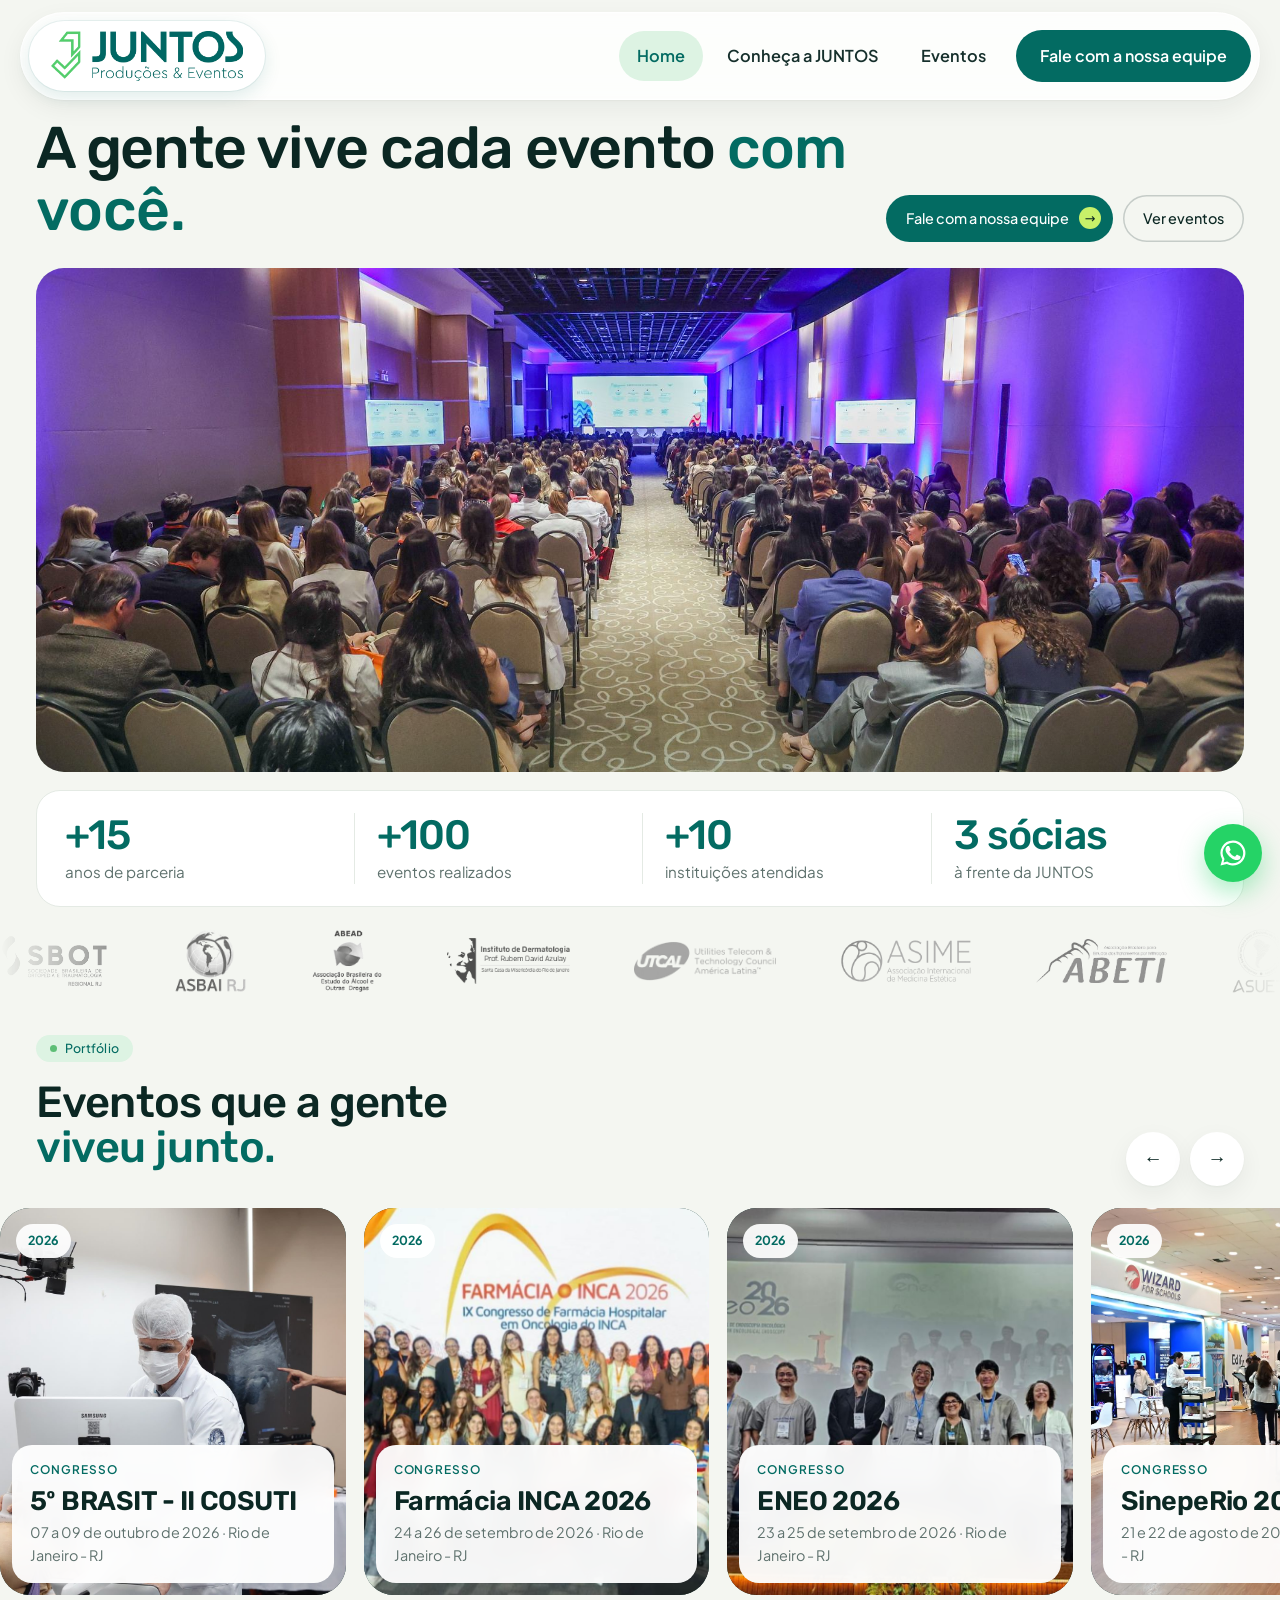
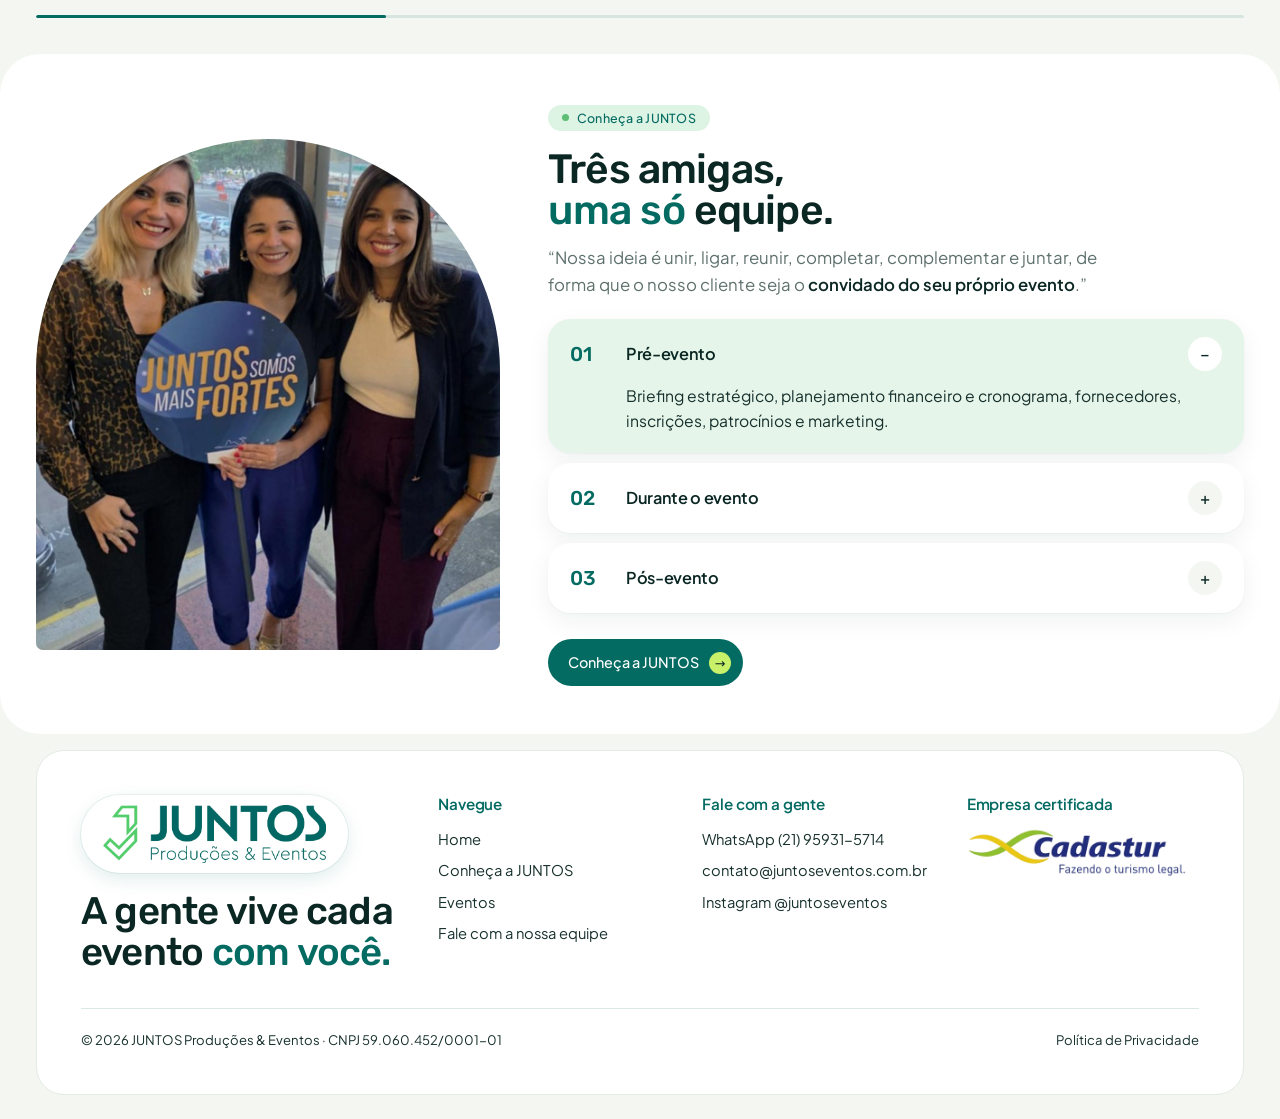
<file: index.html>
<!doctype html>
<html lang="pt-BR">
<head>
<meta charset="utf-8">
<meta name="viewport" content="width=device-width, initial-scale=1">
<title>JUNTOS Produções & Eventos | Organização de congressos e eventos no Rio de Janeiro</title>
<meta name="description" content="Organização e produção de congressos, eventos corporativos e sociais no Rio de Janeiro. Do briefing ao pós-evento, para você ser o convidado do seu próprio evento.">
<link rel="canonical" href="https://juntoseventos.com.br/">
<meta property="og:type" content="website">
<meta property="og:title" content="JUNTOS Produções & Eventos | Organização de congressos e eventos no Rio de Janeiro">
<meta property="og:description" content="Organização e produção de congressos, eventos corporativos e sociais no Rio de Janeiro. Do briefing ao pós-evento, para você ser o convidado do seu próprio evento.">
<meta property="og:image" content="https://juntoseventos.com.br/assets/img/eventos/farmacia-inca-2026/01.jpg">
<meta property="og:locale" content="pt_BR">
<meta name="theme-color" content="#F4F6F1">
<link rel="icon" href="assets/img/favicon.png">
<link rel="preload" href="assets/fonts/plus-jakarta-sans-latin-wght-normal.woff2" as="font" type="font/woff2" crossorigin>
<link rel="stylesheet" href="assets/css/style.css">
<link rel="preload" as="image" href="assets/img/home/banner-01.jpg">
</head>
<body>
<header class="site"><div class="bar">
  <a class="logo" href="index.html" aria-label="JUNTOS Produções &amp; Eventos — início"><img class="lg" src="assets/img/logo-juntos.webp" alt="JUNTOS Produções &amp; Eventos" width="683" height="178"></a>
  <nav class="main"><a href="index.html" class="on">Home</a><a href="conheca-a-juntos.html">Conheça a JUNTOS</a><a href="eventos.html">Eventos</a><a class="btn" data-wa href="#">Fale com a nossa equipe</a></nav>
  <button class="burger" aria-label="Abrir menu" aria-expanded="false"><span></span><span></span><span></span></button>
</div></header>
<main>

<section class="xhero"><div class="wrap">
  <div class="top">
    <h1>A gente vive cada evento <em>com você.</em></h1>
    <div class="btns"><a class="btn" data-wa href="#">Fale com a nossa equipe <span class="arr">→</span></a><a class="btn ghost" href="eventos.html">Ver eventos</a></div>
  </div>
  <div class="frame">
    <div class="slides" aria-hidden="true"><img src="assets/img/home/banner-01.jpg" alt="" fetchpriority=high><img src="assets/img/home/banner-02.jpg" alt="" loading=lazy><img src="assets/img/home/banner-03.jpg" alt="" loading=lazy><img src="assets/img/home/banner-04.jpg" alt="" loading=lazy><img src="assets/img/home/banner-05.jpg" alt="" loading=lazy><img src="assets/img/home/banner-06.jpg" alt="" loading=lazy><img src="assets/img/home/banner-07.jpg" alt="" loading=lazy></div>
  </div>
  <div class="counters under">
    <div><b data-count="15" data-prefix="+">+15</b>anos de parceria</div>
    <div><b data-count="100" data-prefix="+">+100</b>eventos realizados</div>
    <div><b data-count="10" data-prefix="+">+10</b>instituições atendidas</div>
    <div><b>3 sócias</b>à frente da JUNTOS</div>
  </div>
</div></section>

<div class="logos-band"><div class="marquee"><div class="track"><img src="assets/img/clientes/sbot.webp" alt="SBOT-RJ" loading="lazy" style="height:54px"><img src="assets/img/clientes/asbai.webp" alt="ASBAI RJ" loading="lazy" style="height:64px"><img src="assets/img/clientes/abead.webp" alt="ABEAD" loading="lazy" style="height:64px"><img src="assets/img/clientes/azulay.webp" alt="Instituto de Dermatologia Prof. Rubem David Azulay" loading="lazy" style="height:46px"><img src="assets/img/clientes/utcal.webp" alt="UTCAL" loading="lazy" style="height:40px"><img src="assets/img/clientes/asime.webp" alt="ASIME" loading="lazy" style="height:44px"><img src="assets/img/clientes/abeti.webp" alt="ABETI" loading="lazy" style="height:44px"><img src="assets/img/clientes/asueti.webp" alt="ASUETI" loading="lazy" style="height:64px"><img src="assets/img/clientes/sineperio.webp" alt="SinepeRio" loading="lazy" style="height:53px"><img src="assets/img/clientes/sbot.webp" alt="SBOT-RJ" loading="lazy" aria-hidden="true" style="height:54px"><img src="assets/img/clientes/asbai.webp" alt="ASBAI RJ" loading="lazy" aria-hidden="true" style="height:64px"><img src="assets/img/clientes/abead.webp" alt="ABEAD" loading="lazy" aria-hidden="true" style="height:64px"><img src="assets/img/clientes/azulay.webp" alt="Instituto de Dermatologia Prof. Rubem David Azulay" loading="lazy" aria-hidden="true" style="height:46px"><img src="assets/img/clientes/utcal.webp" alt="UTCAL" loading="lazy" aria-hidden="true" style="height:40px"><img src="assets/img/clientes/asime.webp" alt="ASIME" loading="lazy" aria-hidden="true" style="height:44px"><img src="assets/img/clientes/abeti.webp" alt="ABETI" loading="lazy" aria-hidden="true" style="height:44px"><img src="assets/img/clientes/asueti.webp" alt="ASUETI" loading="lazy" aria-hidden="true" style="height:64px"><img src="assets/img/clientes/sineperio.webp" alt="SinepeRio" loading="lazy" aria-hidden="true" style="height:53px"></div></div></div>

<section class="reel-sec">
  <div class="wrap reel-top">
    <div><span class="chip">Portfólio</span><h2 style="margin-top:18px">Eventos que a gente<br><em>viveu junto.</em></h2></div>
    <div class="reel-nav"><button type="button" data-reel="-1" aria-label="Anterior">←</button><button type="button" data-reel="1" aria-label="Próximo">→</button></div>
  </div>
  <div class="reel" id="reel"><p class="loading wrap">Carregando eventos…</p></div>
  <div class="reel-bar"><div><i></i></div></div>
</section>

<section class="about">
  <div class="wrap about-grid">
    <div class="rv" style="position:relative">
      <div class="arch"><img src="assets/img/equipe/equipe-socias.jpg" alt="As sócias da JUNTOS: Alessandra, Michele e Renata" loading="lazy"></div>
    </div>
    <div class="rv">
      <span class="chip">Conheça a JUNTOS</span>
      <h2 style="margin-top:18px">Três amigas,<br><em>uma só</em> equipe.</h2>
      <p class="q">“Nossa ideia é unir, ligar, reunir, completar, complementar e juntar, de forma que o nosso cliente seja o <b style="color:var(--dk)">convidado do seu próprio evento</b>.”</p>
      <div class="acc">
        <details open><summary><span class="n">01</span>Pré-evento</summary><p>Briefing estratégico, planejamento financeiro e cronograma, fornecedores, inscrições, patrocínios e marketing.</p></details>
        <details><summary><span class="n">02</span>Durante o evento</summary><p>Equipe presente da montagem à desmontagem, coordenação de fornecedores, secretaria e recepção.</p></details>
        <details><summary><span class="n">03</span>Pós-evento</summary><p>Relatórios completos, cartas de agradecimento e reunião final com aprendizados e próximos passos.</p></details>
      </div>
      <div class="btns" style="margin-top:26px"><a class="btn" href="conheca-a-juntos.html">Conheça a JUNTOS <span class="arr">→</span></a></div>
    </div>
  </div>
</section>

</main>
<footer class="site"><div class="wrap"><div class="b">
  <div class="cols">
    <div>
      <a class="logo" href="index.html"><img class="lg" src="assets/img/logo-juntos.webp" alt="JUNTOS Produções &amp; Eventos" width="683" height="178" loading="lazy"></a>
      <p class="big">A gente vive cada evento <em>com você.</em></p>
    </div>
    <div><h4>Navegue</h4><ul>
      <li><a href="index.html">Home</a></li><li><a href="conheca-a-juntos.html">Conheça a JUNTOS</a></li>
      <li><a href="eventos.html">Eventos</a></li><li><a data-wa href="#">Fale com a nossa equipe</a></li></ul></div>
    <div><h4>Fale com a gente</h4><ul>
      <li><a data-wa href="#">WhatsApp (21) 95931-5714</a></li>
      <li><a href="mailto:contato@juntoseventos.com.br">contato@juntoseventos.com.br</a></li>
      <li><a href="https://www.instagram.com/juntoseventos/" target="_blank" rel="noopener">Instagram @juntoseventos</a></li>
      <li><a data-facebook target="_blank" rel="noopener">Facebook</a></li></ul></div>
    <div><h4>Empresa certificada</h4>
      <div class="cad"><img src="assets/img/cadastur.webp" alt="Cadastur — empresa certificada pelo Ministério do Turismo" loading="lazy"></div></div>
  </div>
  <div class="legal"><span>© <span data-ano></span> JUNTOS Produções &amp; Eventos · CNPJ 59.060.452/0001-01</span><a href="politica-de-privacidade.html">Política de Privacidade</a></div>
</div></div></footer>
<a class="wa-float" data-wa href="#" aria-label="Atendimento e WhatsApp" aria-expanded="false"><svg viewBox="0 0 24 24"><path d="M17.5 14.4c-.3-.1-1.8-.9-2-1-.3-.1-.5-.1-.7.1-.2.3-.8 1-.9 1.2-.2.2-.3.2-.6.1-.3-.1-1.3-.5-2.4-1.5-.9-.8-1.5-1.8-1.7-2.1-.2-.3 0-.5.1-.6l.4-.5c.1-.2.2-.3.3-.5.1-.2 0-.4 0-.5l-.9-2.2c-.2-.6-.5-.5-.7-.5h-.6c-.2 0-.5.1-.8.4-.3.3-1 1-1 2.5s1.1 2.9 1.2 3.1c.1.2 2.1 3.2 5.1 4.5.7.3 1.3.5 1.7.6.7.2 1.4.2 1.9.1.6-.1 1.8-.7 2-1.4.2-.7.2-1.3.2-1.4-.1-.1-.3-.2-.6-.3zM12 2a10 10 0 0 0-8.6 15.1L2 22l5-1.3A10 10 0 1 0 12 2zm0 18.2c-1.5 0-3-.4-4.3-1.2l-.3-.2-3 .8.8-2.9-.2-.3A8.2 8.2 0 1 1 12 20.2z"/></svg></a>
<script src="assets/js/config.js"></script>
<script src="assets/js/main.js"></script>
<script src="assets/js/eventos.js"></script>
<script src="assets/js/assistente.js"></script>
<script>document.querySelectorAll('.acc details').forEach(function(d){d.addEventListener('toggle',function(){if(d.open)document.querySelectorAll('.acc details').forEach(function(o){if(o!==d)o.open=false;});});});</script>
</body>
</html>
</file>
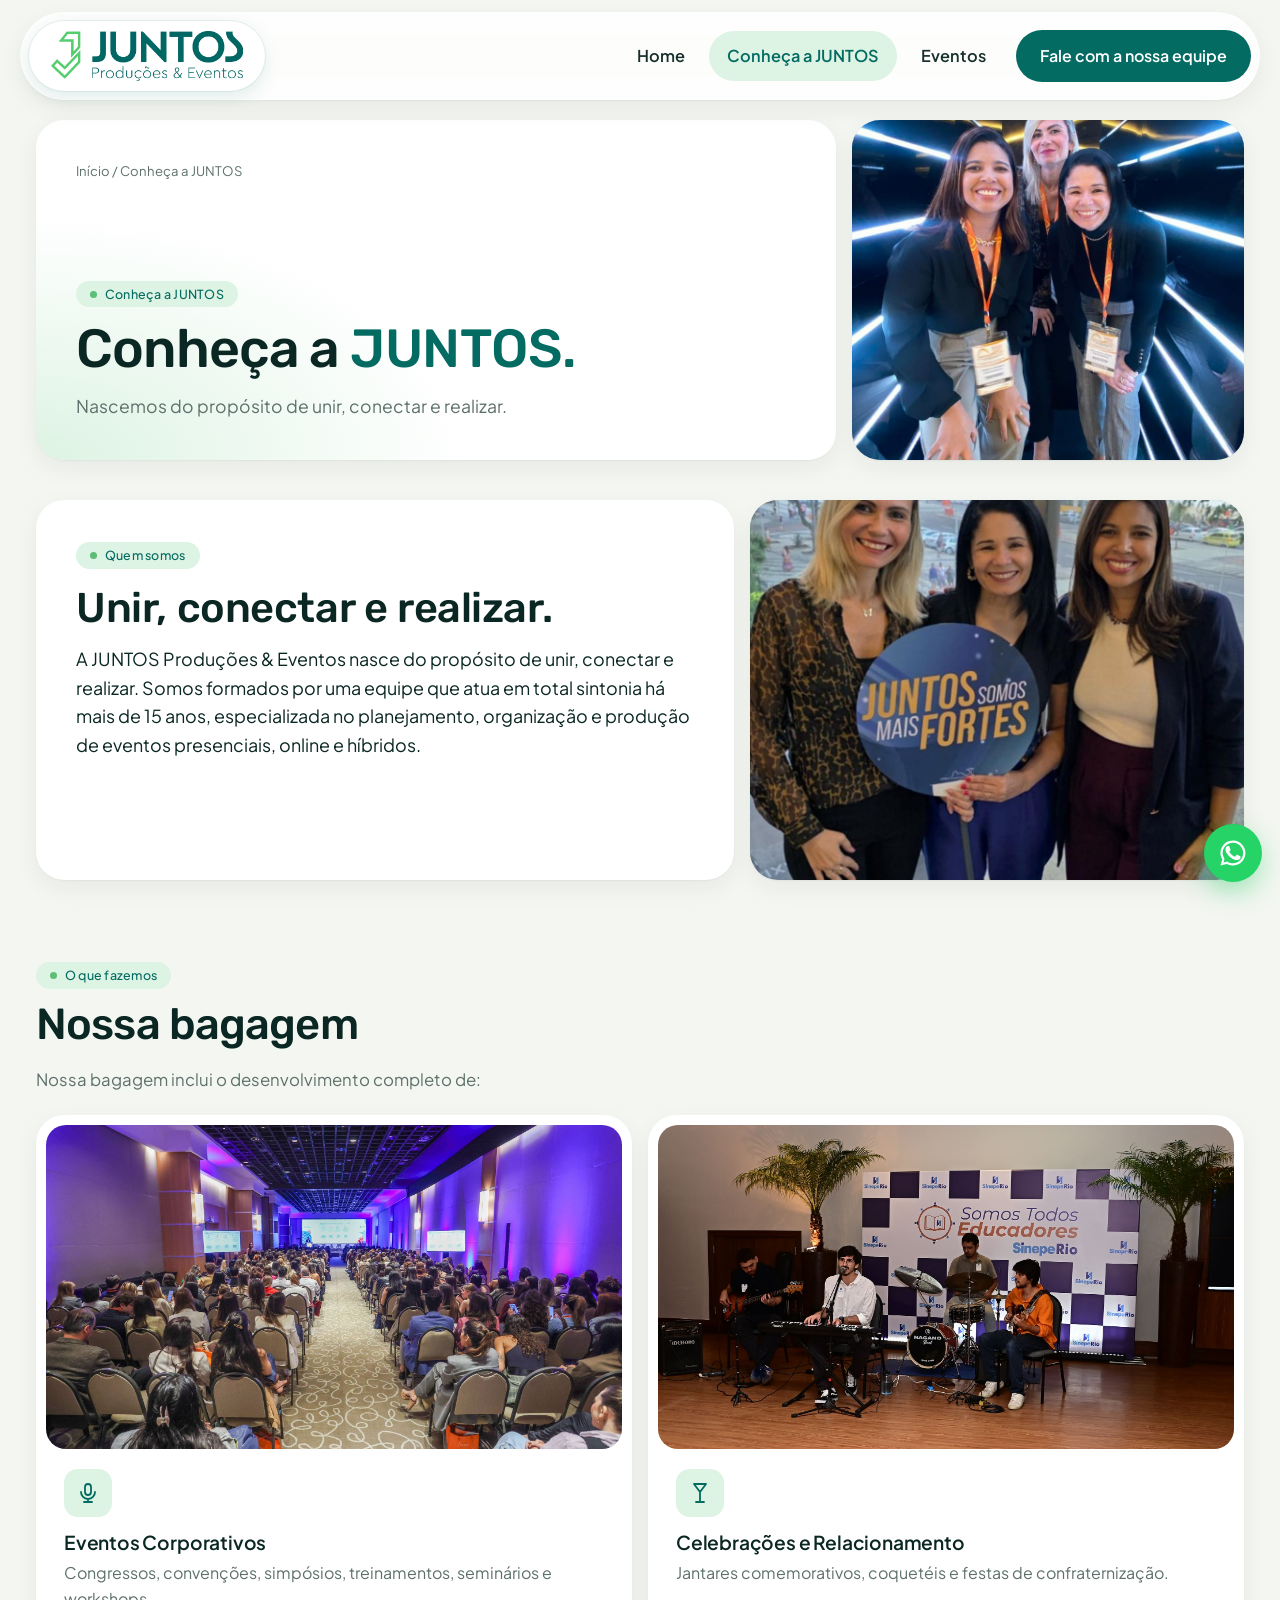
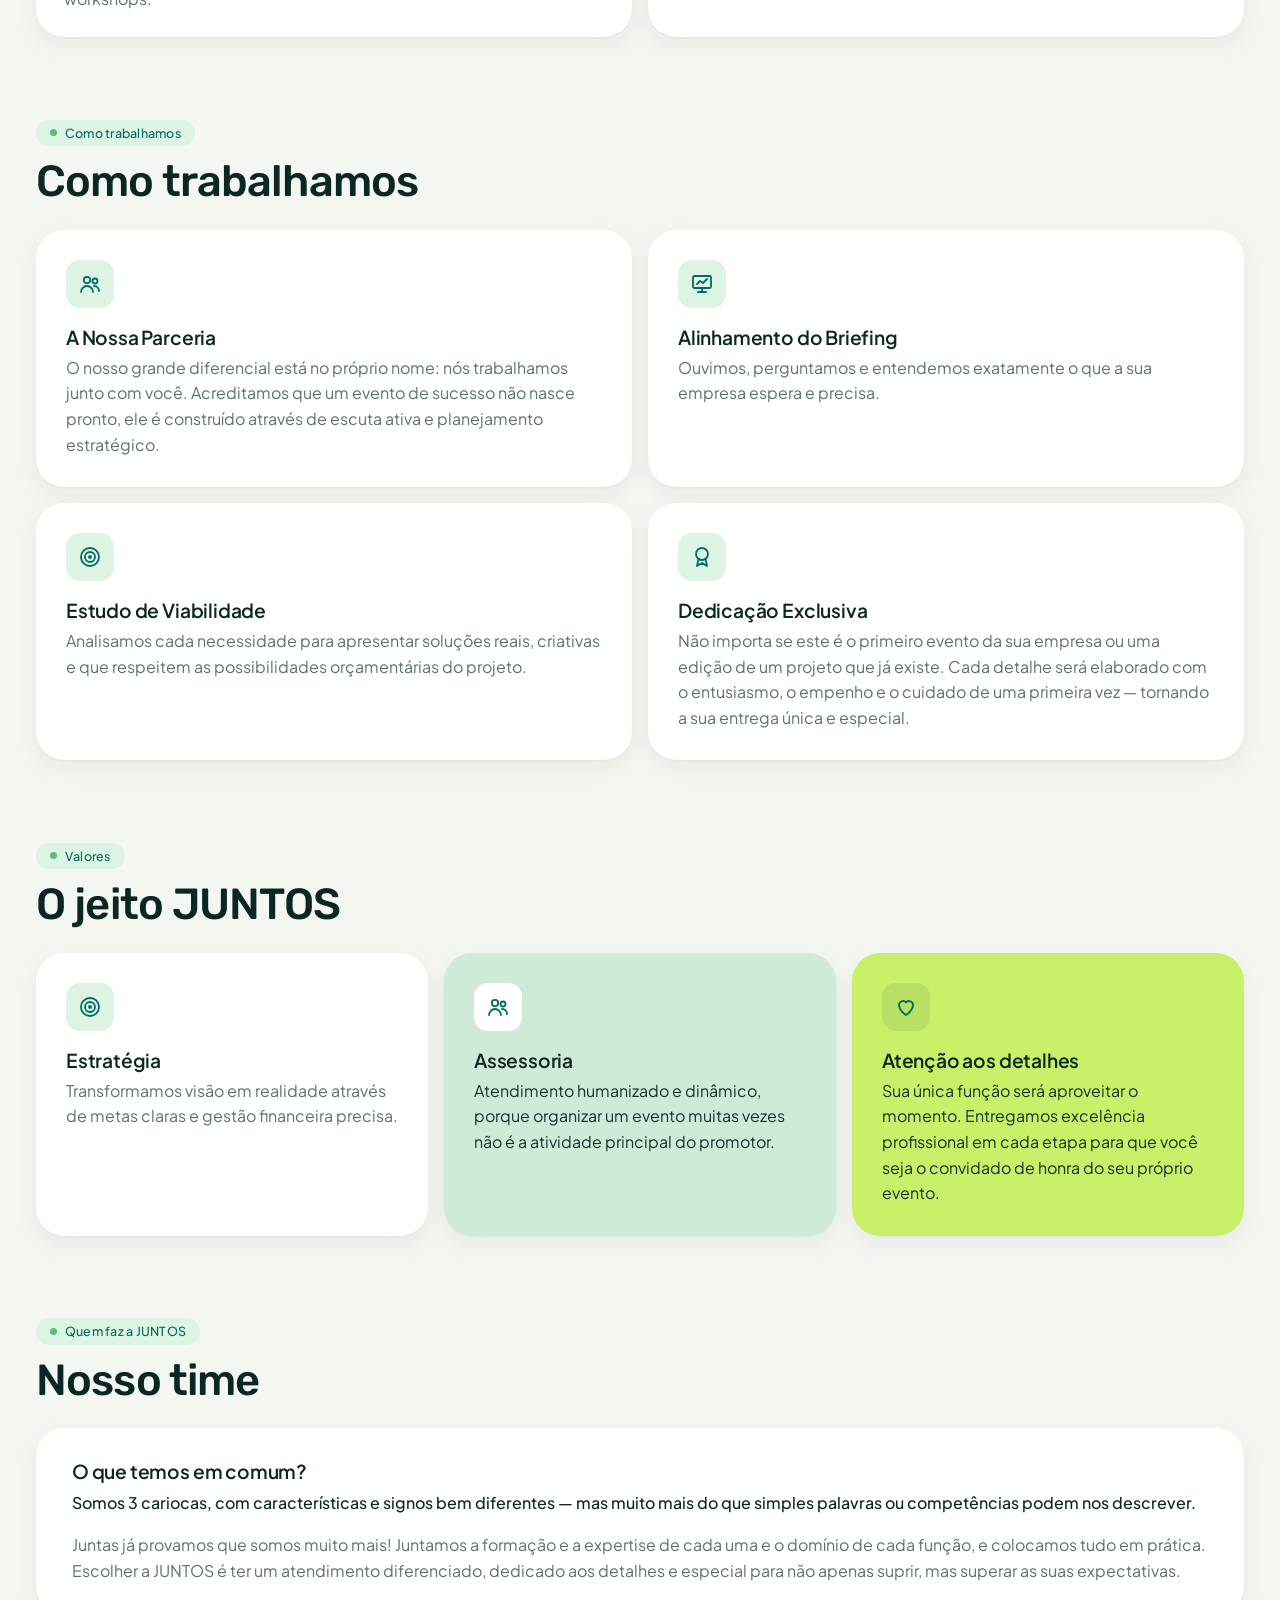
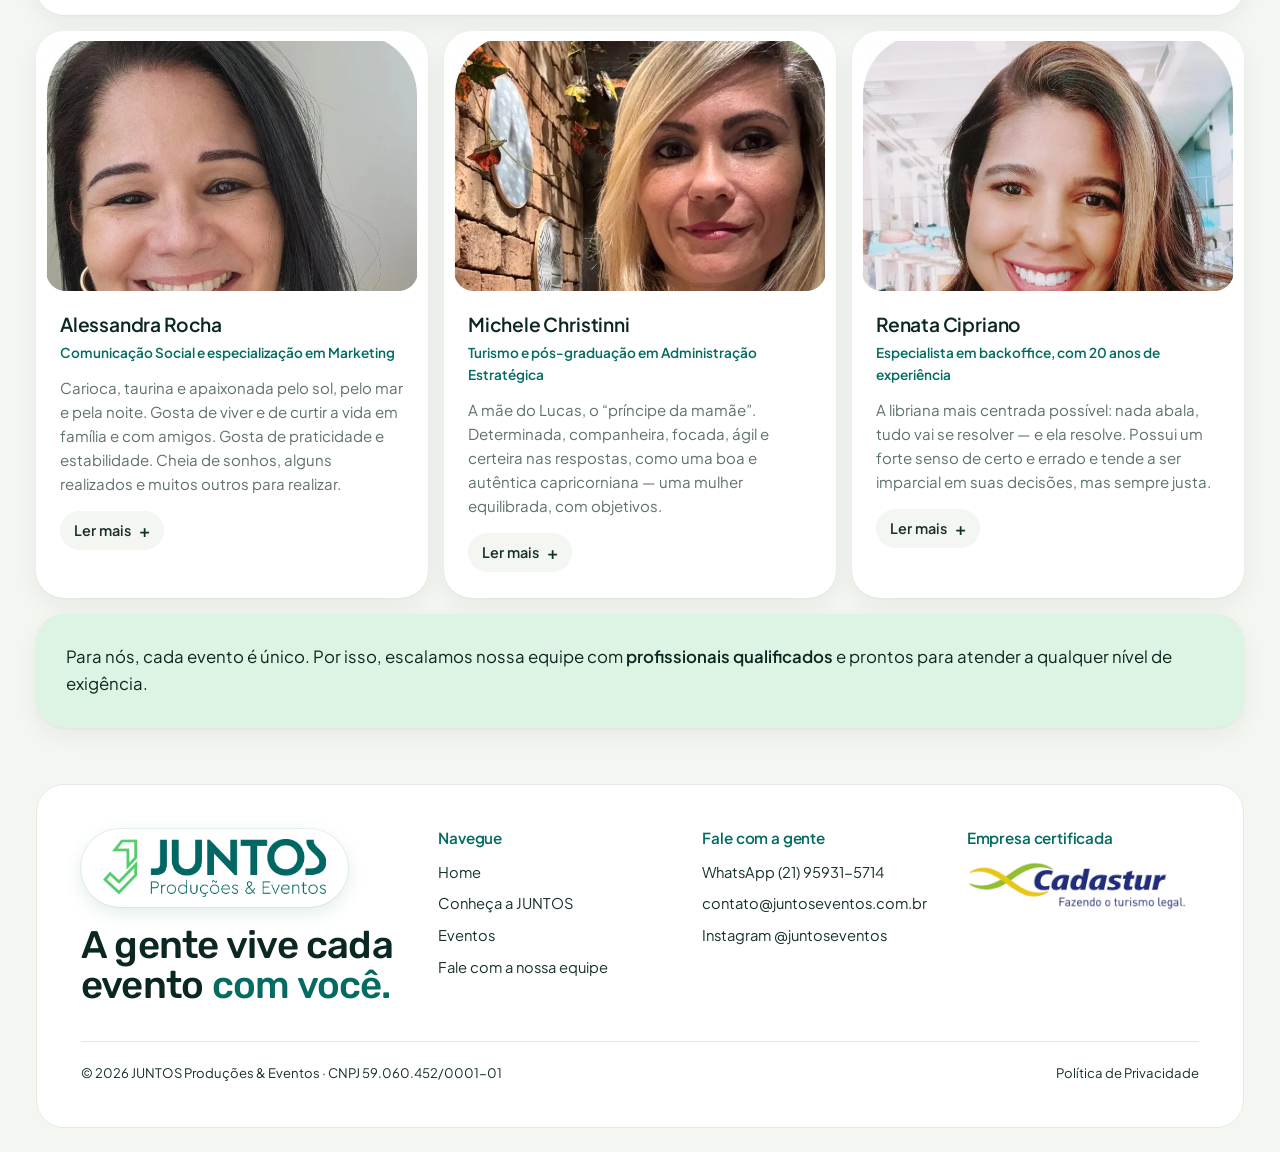
<file: como-trabalhamos.html>
<!doctype html>
<html lang="pt-BR"><head><meta charset="utf-8"><title>Conheça a JUNTOS | JUNTOS Produções &amp; Eventos</title>
<meta name="robots" content="noindex"><link rel="canonical" href="https://juntoseventos.com.br/conheca-a-juntos.html">
<meta http-equiv="refresh" content="0; url=conheca-a-juntos.html"></head>
<body><p>Esta página mudou: <a href="conheca-a-juntos.html">Conheça a JUNTOS</a>.</p><script>location.replace('conheca-a-juntos.html'+location.hash)</script></body></html>
</file>
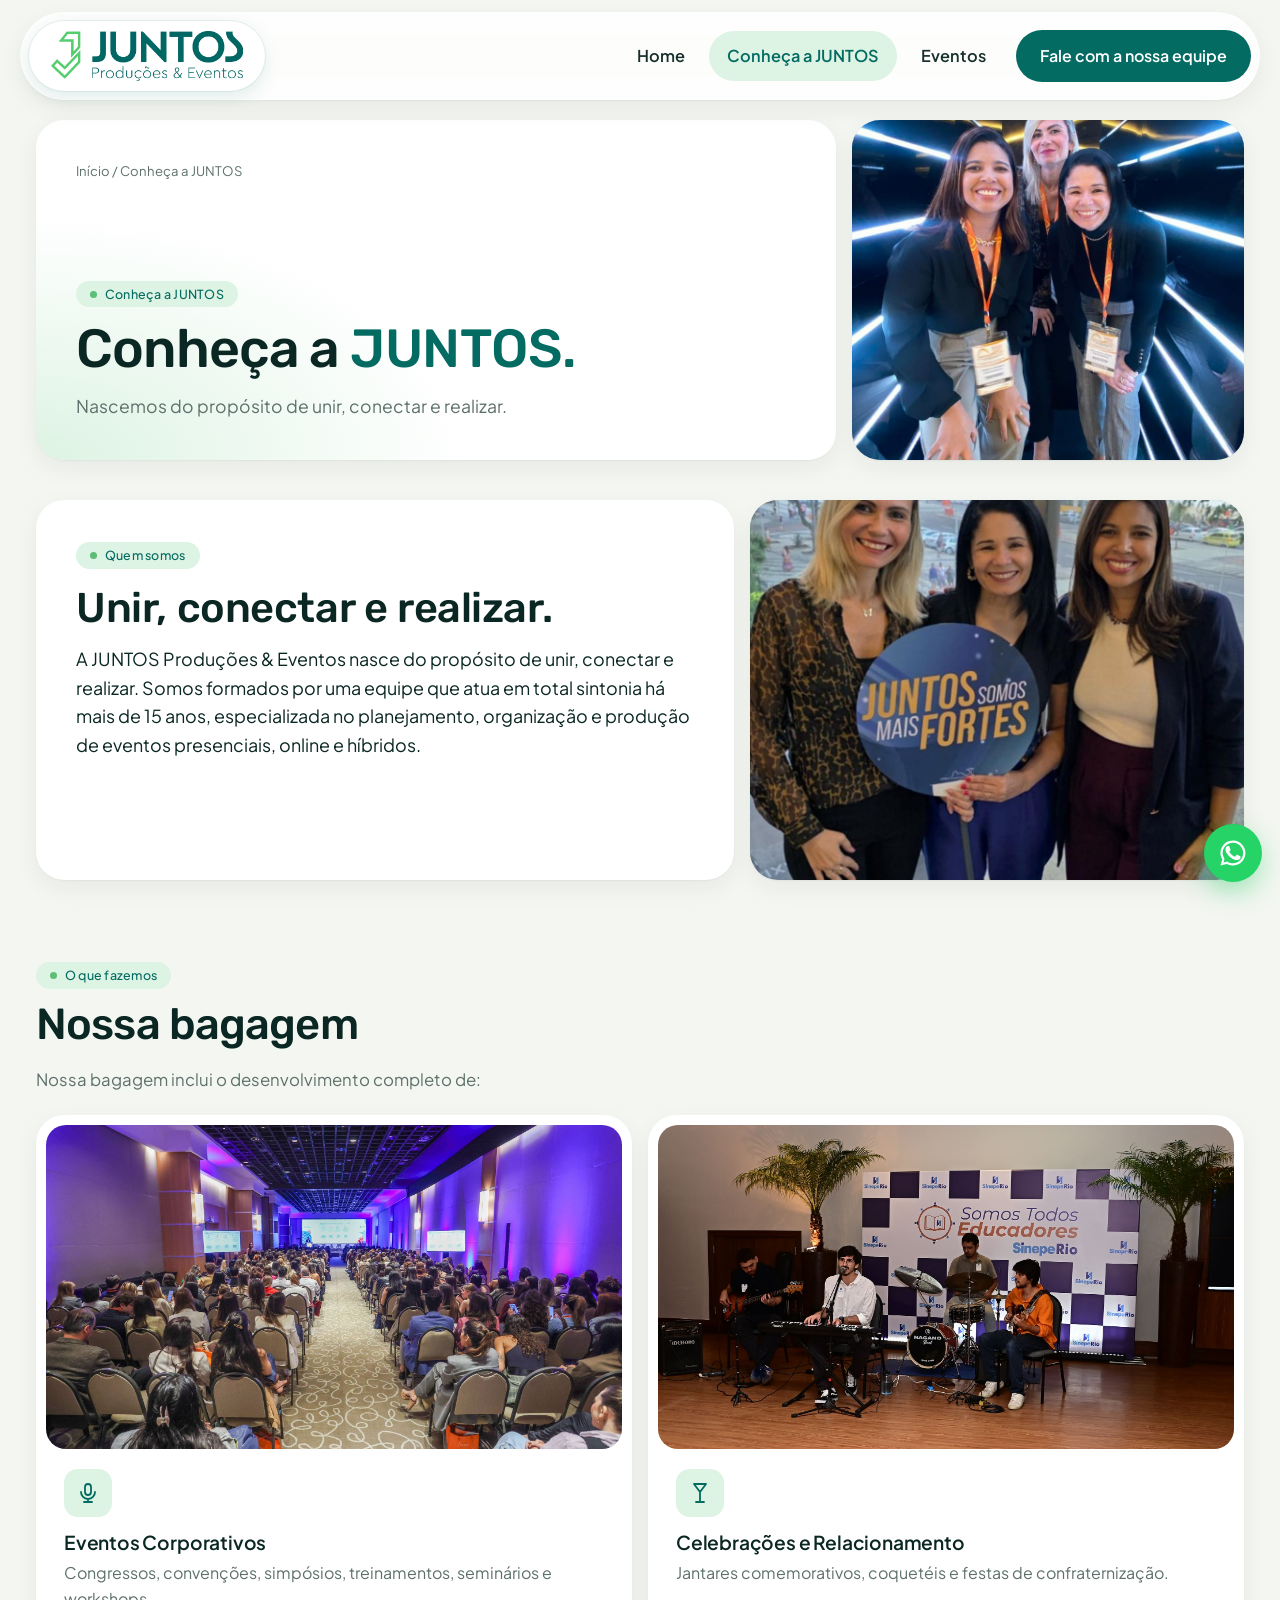
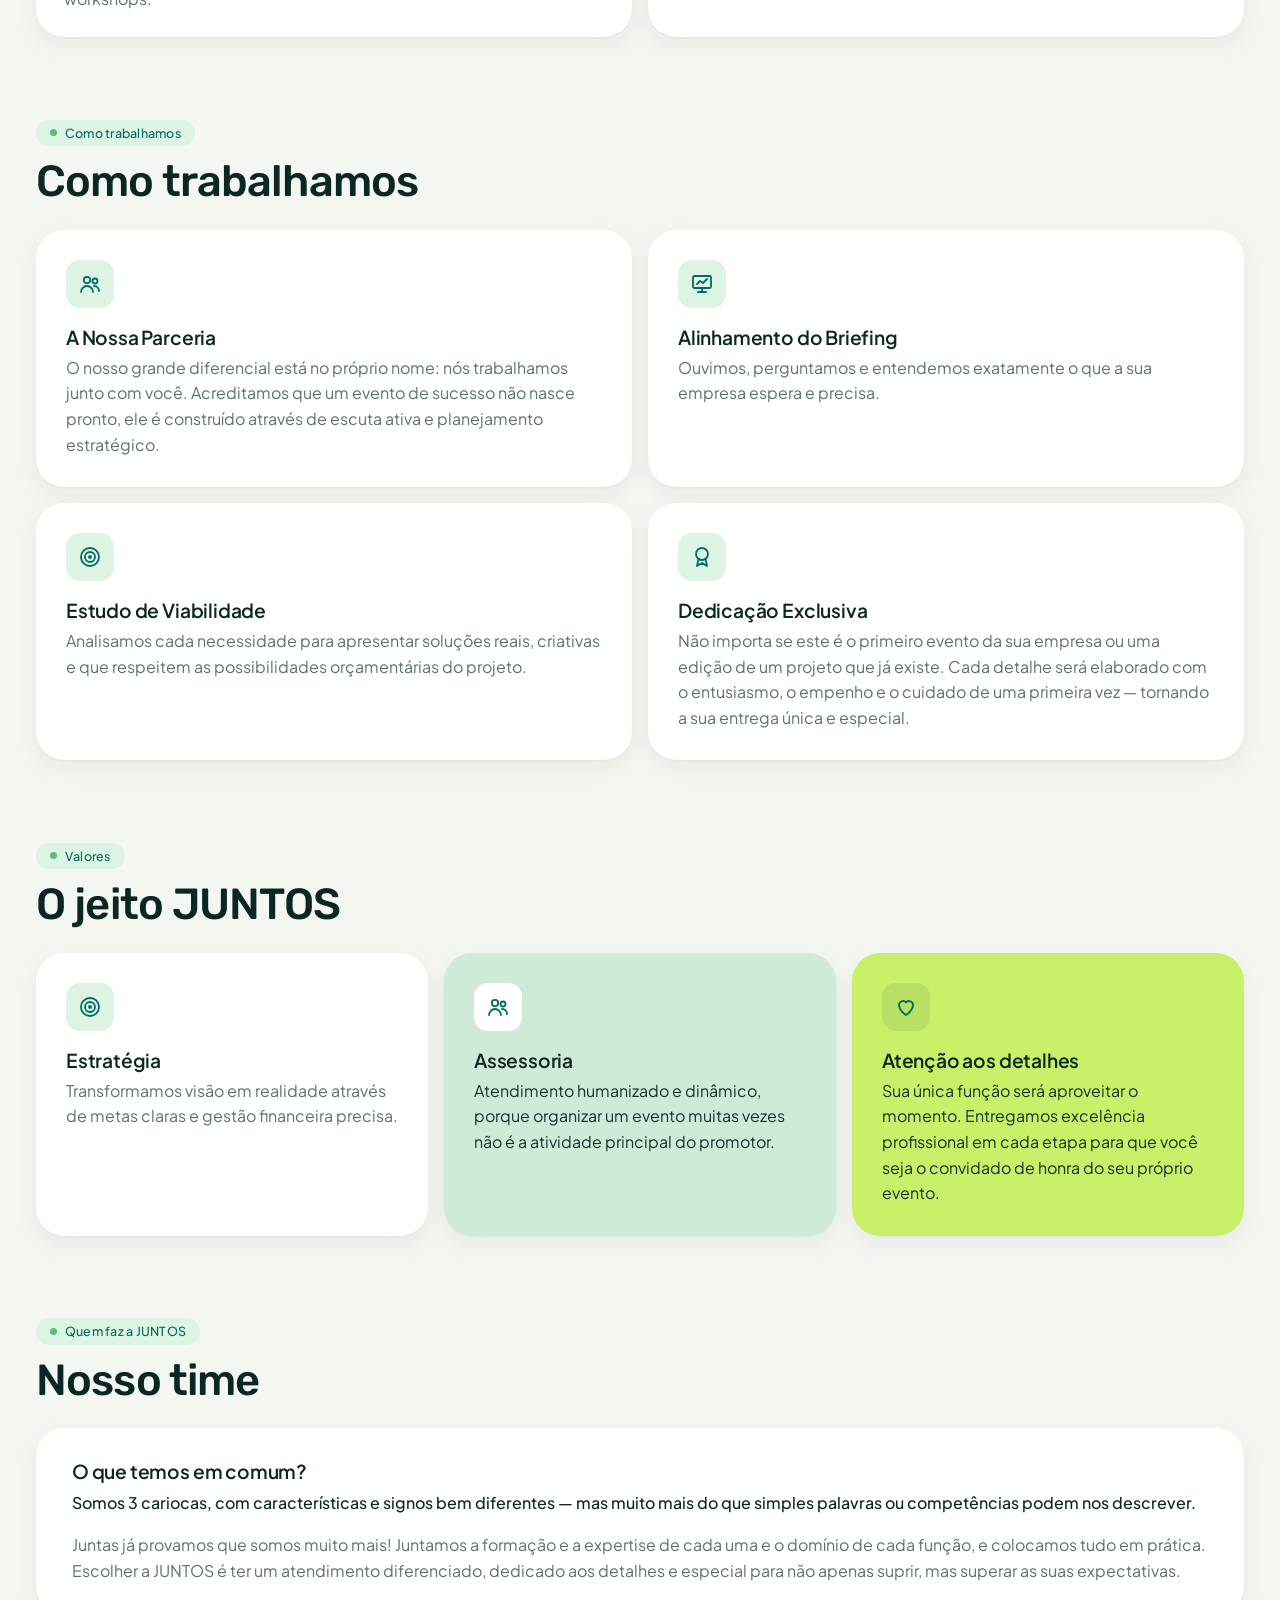
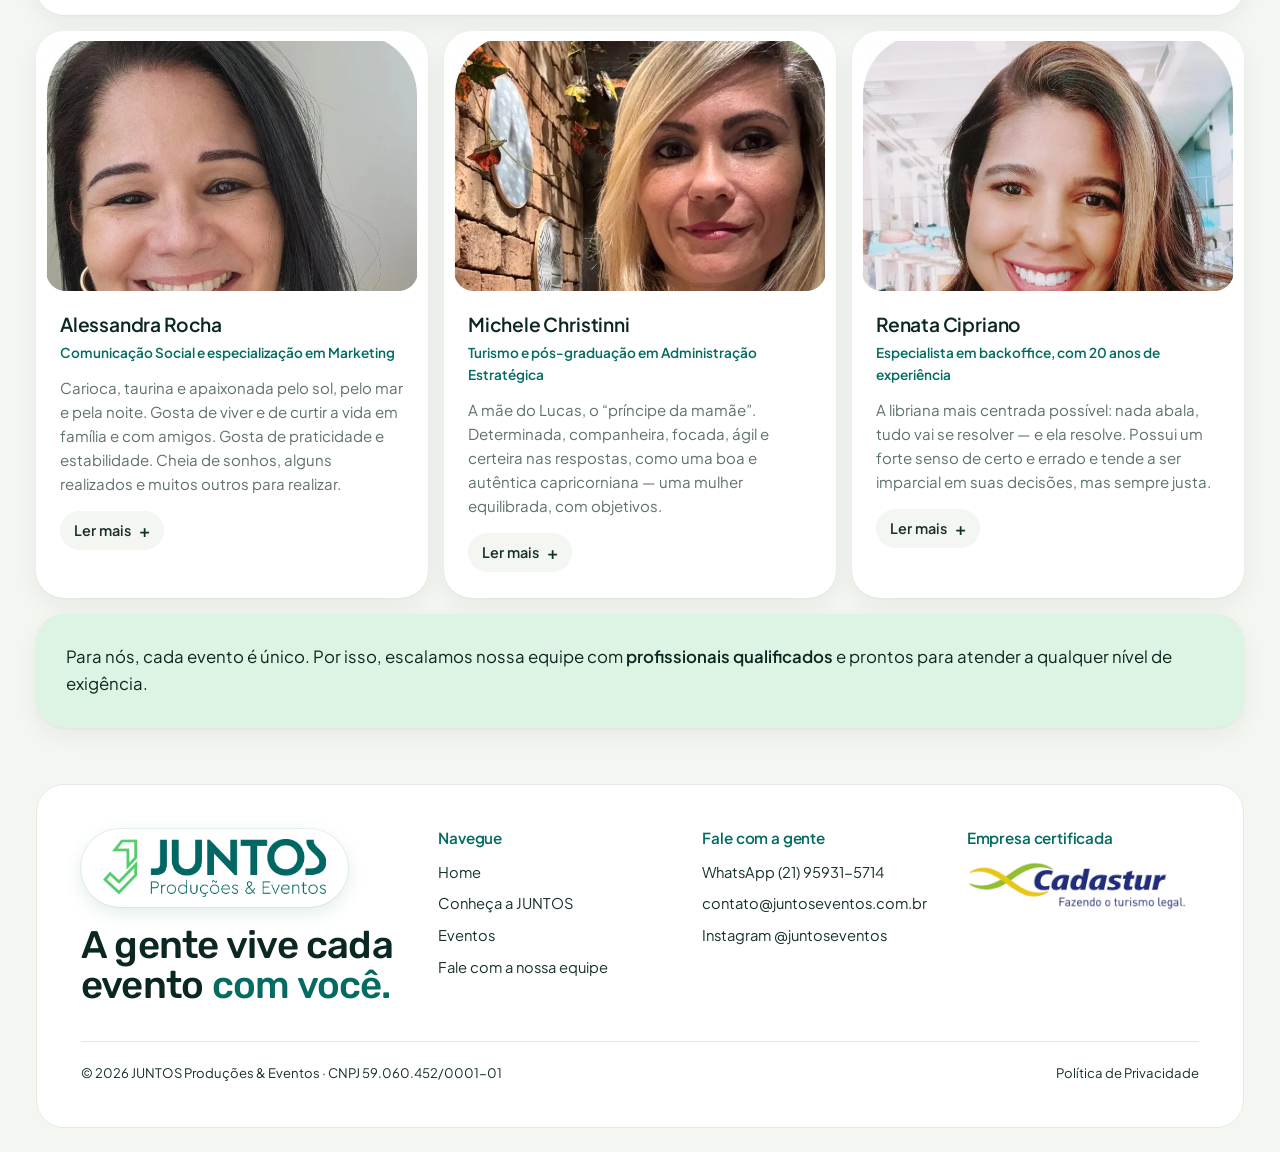
<file: conheca-a-juntos.html>
<!doctype html>
<html lang="pt-BR">
<head>
<meta charset="utf-8">
<meta name="viewport" content="width=device-width, initial-scale=1">
<title>Conheça a JUNTOS</title>
<meta name="description" content="A JUNTOS Produções & Eventos nasce do propósito de unir, conectar e realizar: há mais de 15 anos no planejamento, organização e produção de eventos presenciais, online e híbridos.">
<link rel="canonical" href="https://juntoseventos.com.br/conheca-a-juntos.html">
<meta property="og:type" content="website">
<meta property="og:title" content="Conheça a JUNTOS">
<meta property="og:description" content="A JUNTOS Produções & Eventos nasce do propósito de unir, conectar e realizar: há mais de 15 anos no planejamento, organização e produção de eventos presenciais, online e híbridos.">
<meta property="og:image" content="https://juntoseventos.com.br/assets/img/eventos/farmacia-inca-2026/01.jpg">
<meta property="og:locale" content="pt_BR">
<meta name="theme-color" content="#F4F6F1">
<link rel="icon" href="assets/img/favicon.png">
<link rel="preload" href="assets/fonts/plus-jakarta-sans-latin-wght-normal.woff2" as="font" type="font/woff2" crossorigin>
<link rel="stylesheet" href="assets/css/style.css">
</head>
<body>
<header class="site"><div class="bar">
  <a class="logo" href="index.html" aria-label="JUNTOS Produções &amp; Eventos — início"><img class="lg" src="assets/img/logo-juntos.webp" alt="JUNTOS Produções &amp; Eventos" width="683" height="178"></a>
  <nav class="main"><a href="index.html">Home</a><a href="conheca-a-juntos.html" class="on">Conheça a JUNTOS</a><a href="eventos.html">Eventos</a><a class="btn" data-wa href="#">Fale com a nossa equipe</a></nav>
  <button class="burger" aria-label="Abrir menu" aria-expanded="false"><span></span><span></span><span></span></button>
</div></header>
<main>
<section class="phero"><div class="wrap bento">
  <div class="b main c8">
    <div class="crumbs"><a href="index.html">Início</a> / Conheça a JUNTOS</div>
    <span class="chip" style="align-self:flex-start">Conheça a JUNTOS</span>
    <h1>Conheça a <em>JUNTOS.</em></h1><p>Nascemos do propósito de unir, conectar e realizar.</p>
  </div>
  <div class="b photo c4"><img src="assets/img/equipe/equipe-evento.jpg" alt="As sócias da JUNTOS durante um congresso"></div>
</div></section>

<section class="section"><div class="wrap bento">
  <div class="b c7 rv" style="padding:40px">
    <span class="chip">Quem somos</span>
    <h2 style="margin-top:16px;font-size:clamp(1.8rem,3.4vw,2.6rem)">Unir, conectar e realizar.</h2>
    <p style="font-size:1.12rem;color:var(--dk)">A JUNTOS Produções &amp; Eventos nasce do propósito de unir, conectar e realizar. Somos formados por uma equipe que atua em total sintonia há mais de 15 anos, especializada no planejamento, organização e produção de eventos presenciais, online e híbridos.</p>
  </div>
  <div class="b photo c5 rv" style="min-height:380px"><img src="assets/img/equipe/equipe-socias.jpg" alt="Alessandra, Michele e Renata" loading="lazy" style="object-position:center 30%"></div>
</div></section>

<section class="section"><div class="wrap">
  <div class="sec-head"><div><span class="chip">O que fazemos</span><h2>Nossa bagagem</h2></div></div>
  <p class="muted" style="margin:-6px 0 22px;font-size:1.05rem">Nossa bagagem inclui o desenvolvimento completo de:</p>
  <div class="bento">
    <article class="b c6 rv" style="padding:10px"><div style="aspect-ratio:16/9;border-radius:20px;overflow:hidden"><img src="assets/img/home/banner-01.jpg" alt="Plenária de congresso organizado pela JUNTOS" loading="lazy" style="width:100%;height:100%;object-fit:cover"></div>
      <div style="padding:20px 18px 16px"><div class="ico" style="margin-bottom:14px"><svg viewBox="0 0 24 24"><rect x="9" y="3" width="6" height="11" rx="3"/><path d="M5 11a7 7 0 0 0 14 0M12 18v3M8 21h8"/></svg></div><h3>Eventos Corporativos</h3><p class="muted">Congressos, convenções, simpósios, treinamentos, seminários e workshops.</p></div></article>
    <article class="b c6 rv" style="padding:10px"><div style="aspect-ratio:16/9;border-radius:20px;overflow:hidden"><img src="assets/img/home/banner-06.jpg" alt="Apresentação musical em evento organizado pela JUNTOS" loading="lazy" style="width:100%;height:100%;object-fit:cover"></div>
      <div style="padding:20px 18px 16px"><div class="ico" style="margin-bottom:14px"><svg viewBox="0 0 24 24"><path d="M6 3h12l-6 8zM12 11v9M8 21h8"/></svg></div><h3>Celebrações e Relacionamento</h3><p class="muted">Jantares comemorativos, coquetéis e festas de confraternização.</p></div></article>
  </div>
</div></section>

<section class="section"><div class="wrap">
  <div class="sec-head"><div><span class="chip">Como trabalhamos</span><h2>Como trabalhamos</h2></div></div>
  <div class="bento">
    <div class="b c6 rv"><div class="ico"><svg viewBox="0 0 24 24"><circle cx="9" cy="8" r="3.2"/><path d="M3 20c0-3.3 2.7-6 6-6s6 2.7 6 6"/><circle cx="17" cy="9" r="2.5"/><path d="M16 14c2.8 0 5 2.2 5 5"/></svg></div><h3>A Nossa Parceria</h3><p class="muted">O nosso grande diferencial está no próprio nome: nós trabalhamos junto com você. Acreditamos que um evento de sucesso não nasce pronto, ele é construído através de escuta ativa e planejamento estratégico.</p></div>
    <div class="b c6 rv"><div class="ico"><svg viewBox="0 0 24 24"><rect x="3" y="4" width="18" height="12" rx="1.5"/><path d="M12 16v4M8 20h8M7 12l3-3 3 2 4-4"/></svg></div><h3>Alinhamento do Briefing</h3><p class="muted">Ouvimos, perguntamos e entendemos exatamente o que a sua empresa espera e precisa.</p></div>
    <div class="b c6 rv"><div class="ico"><svg viewBox="0 0 24 24"><circle cx="12" cy="12" r="9"/><circle cx="12" cy="12" r="5"/><circle cx="12" cy="12" r="1"/></svg></div><h3>Estudo de Viabilidade</h3><p class="muted">Analisamos cada necessidade para apresentar soluções reais, criativas e que respeitem as possibilidades orçamentárias do projeto.</p></div>
    <div class="b c6 rv"><div class="ico"><svg viewBox="0 0 24 24"><circle cx="12" cy="9" r="6"/><path d="m8.5 14-1.5 7 5-3 5 3-1.5-7"/></svg></div><h3>Dedicação Exclusiva</h3><p class="muted">Não importa se este é o primeiro evento da sua empresa ou uma edição de um projeto que já existe. Cada detalhe será elaborado com o entusiasmo, o empenho e o cuidado de uma primeira vez — tornando a sua entrega única e especial.</p></div>
  </div>
</div></section>

<section class="section"><div class="wrap">
  <div class="sec-head"><div><span class="chip">Valores</span><h2>O jeito JUNTOS</h2></div></div>
  <div class="bento">
    <div class="b c4 rv"><div class="ico"><svg viewBox="0 0 24 24"><circle cx="12" cy="12" r="9"/><circle cx="12" cy="12" r="5"/><circle cx="12" cy="12" r="1"/></svg></div><h3>Estratégia</h3><p class="muted">Transformamos visão em realidade através de metas claras e gestão financeira precisa.</p></div>
    <div class="b pet c4 rv"><div class="ico"><svg viewBox="0 0 24 24"><circle cx="9" cy="8" r="3.2"/><path d="M3 20c0-3.3 2.7-6 6-6s6 2.7 6 6"/><circle cx="17" cy="9" r="2.5"/><path d="M16 14c2.8 0 5 2.2 5 5"/></svg></div><h3>Assessoria</h3><p>Atendimento humanizado e dinâmico, porque organizar um evento muitas vezes não é a atividade principal do promotor.</p></div>
    <div class="b lime c4 rv"><div class="ico" style="background:rgba(11,39,35,.08)"><svg viewBox="0 0 24 24"><path d="M12 20s-7-4.4-7-10a4 4 0 0 1 7-2.6A4 4 0 0 1 19 10c0 5.6-7 10-7 10z"/></svg></div><h3>Atenção aos detalhes</h3><p>Sua única função será aproveitar o momento. Entregamos excelência profissional em cada etapa para que você seja o convidado de honra do seu próprio evento.</p></div>
  </div>
</div></section>

<section class="section"><div class="wrap">
  <div class="sec-head"><div><span class="chip">Quem faz a JUNTOS</span><h2>Nosso time</h2></div></div>
  <div class="bento">
    <div class="b c12 rv" style="padding:32px 36px">
      <h3 style="margin-bottom:8px">O que temos em comum?</h3>
      <p style="color:var(--dk);font-weight:500">Somos 3 cariocas, com características e signos bem diferentes — mas muito mais do que simples palavras ou competências podem nos descrever.</p>
      <p class="muted" style="margin:0">Juntas já provamos que somos muito mais! Juntamos a formação e a expertise de cada uma e o domínio de cada função, e colocamos tudo em prática. Escolher a JUNTOS é ter um atendimento diferenciado, dedicado aos detalhes e especial para não apenas suprir, mas superar as suas expectativas.</p>
    </div>
    <article class="b person sm c4 rv"><div class="ph"><img src="assets/img/equipe/alessandra.jpg" alt="Alessandra Rocha" loading="lazy"></div><div class="tx">
  <h3>Alessandra Rocha</h3><div class="role">Comunicação Social e especialização em Marketing</div><p>Carioca, taurina e apaixonada pelo sol, pelo mar e pela noite. Gosta de viver e de curtir a vida em família e com amigos. Gosta de praticidade e estabilidade. Cheia de sonhos, alguns realizados e muitos outros para realizar.</p>
  <details><summary>Ler mais</summary><p>Mãe, esposa, filha, irmã, amiga. Alguns dizem que é um pouco mandona e que é dona de um bom senso de humor.</p><p>Formada em Comunicação Social, com foco em Publicidade e Propaganda e especialização em Marketing. O primeiro estágio foi em uma empresa promotora de eventos, focada em promoção e merchandising e ações de sampling.</p><p>Eventos foi paixão à primeira vista, um caso de amor eterno, e lá se vão quase 30 anos de experiência, atuando diretamente na produção de congressos e eventos.</p></details></div></article><article class="b person sm c4 rv"><div class="ph"><img src="assets/img/equipe/michele.jpg" alt="Michele Christinni" loading="lazy"></div><div class="tx">
  <h3>Michele Christinni</h3><div class="role">Turismo e pós-graduação em Administração Estratégica</div><p>A mãe do Lucas, o “príncipe da mamãe”. Determinada, companheira, focada, ágil e certeira nas respostas, como uma boa e autêntica capricorniana — uma mulher equilibrada, com objetivos.</p>
  <details><summary>Ler mais</summary><p>Carreira e família são os pontos centrais da sua vida, mas ela sempre vai achar uma brecha para encaixar uma viagem e, quem sabe, uma volta ao mundo. Quando quer algo, vai até o fim — obstinação é o seu segundo nome.</p><p>Com graduação em Turismo e pós-graduação em Administração Estratégica, uniu sua vocação natural à gestão de negócios. Iniciou a trajetória na hotelaria, dedicou-se por 13 anos a agência de turismo e se consolidou como organizadora de congressos e eventos, somando mais de 22 anos nesses segmentos.</p></details></div></article><article class="b person sm c4 rv"><div class="ph"><img src="assets/img/equipe/renata.jpg" alt="Renata Cipriano" loading="lazy"></div><div class="tx">
  <h3>Renata Cipriano</h3><div class="role">Especialista em backoffice, com 20 anos de experiência</div><p>A libriana mais centrada possível: nada abala, tudo vai se resolver — e ela resolve. Possui um forte senso de certo e errado e tende a ser imparcial em suas decisões, mas sempre justa.</p>
  <details><summary>Ler mais</summary><p>Mãe e madrasta, sabe bem equilibrar os desafios da vida. Evoluiu em suas funções por quase 20 anos na mesma empresa, acompanhando as mudanças e as inovações tecnológicas ao longo da jornada.</p><p>Pode convidá-la para um social que ela sempre topa, levando sua paz e o seu charme — afinal, quem não adora conversar com os amigos e fazer novas amizades?</p></details></div></article>
    <div class="b mint c12 rv"><p style="margin:0;font-size:1.05rem;color:var(--dk)">Para nós, cada evento é único. Por isso, escalamos nossa equipe com <b>profissionais qualificados</b> e prontos para atender a qualquer nível de exigência.</p></div>
  </div>
</div></section>
</main>
<footer class="site"><div class="wrap"><div class="b">
  <div class="cols">
    <div>
      <a class="logo" href="index.html"><img class="lg" src="assets/img/logo-juntos.webp" alt="JUNTOS Produções &amp; Eventos" width="683" height="178" loading="lazy"></a>
      <p class="big">A gente vive cada evento <em>com você.</em></p>
    </div>
    <div><h4>Navegue</h4><ul>
      <li><a href="index.html">Home</a></li><li><a href="conheca-a-juntos.html">Conheça a JUNTOS</a></li>
      <li><a href="eventos.html">Eventos</a></li><li><a data-wa href="#">Fale com a nossa equipe</a></li></ul></div>
    <div><h4>Fale com a gente</h4><ul>
      <li><a data-wa href="#">WhatsApp (21) 95931-5714</a></li>
      <li><a href="mailto:contato@juntoseventos.com.br">contato@juntoseventos.com.br</a></li>
      <li><a href="https://www.instagram.com/juntoseventos/" target="_blank" rel="noopener">Instagram @juntoseventos</a></li>
      <li><a data-facebook target="_blank" rel="noopener">Facebook</a></li></ul></div>
    <div><h4>Empresa certificada</h4>
      <div class="cad"><img src="assets/img/cadastur.webp" alt="Cadastur — empresa certificada pelo Ministério do Turismo" loading="lazy"></div></div>
  </div>
  <div class="legal"><span>© <span data-ano></span> JUNTOS Produções &amp; Eventos · CNPJ 59.060.452/0001-01</span><a href="politica-de-privacidade.html">Política de Privacidade</a></div>
</div></div></footer>
<a class="wa-float" data-wa href="#" aria-label="Atendimento e WhatsApp" aria-expanded="false"><svg viewBox="0 0 24 24"><path d="M17.5 14.4c-.3-.1-1.8-.9-2-1-.3-.1-.5-.1-.7.1-.2.3-.8 1-.9 1.2-.2.2-.3.2-.6.1-.3-.1-1.3-.5-2.4-1.5-.9-.8-1.5-1.8-1.7-2.1-.2-.3 0-.5.1-.6l.4-.5c.1-.2.2-.3.3-.5.1-.2 0-.4 0-.5l-.9-2.2c-.2-.6-.5-.5-.7-.5h-.6c-.2 0-.5.1-.8.4-.3.3-1 1-1 2.5s1.1 2.9 1.2 3.1c.1.2 2.1 3.2 5.1 4.5.7.3 1.3.5 1.7.6.7.2 1.4.2 1.9.1.6-.1 1.8-.7 2-1.4.2-.7.2-1.3.2-1.4-.1-.1-.3-.2-.6-.3zM12 2a10 10 0 0 0-8.6 15.1L2 22l5-1.3A10 10 0 1 0 12 2zm0 18.2c-1.5 0-3-.4-4.3-1.2l-.3-.2-3 .8.8-2.9-.2-.3A8.2 8.2 0 1 1 12 20.2z"/></svg></a>
<script src="assets/js/config.js"></script>
<script src="assets/js/main.js"></script>
<script src="assets/js/eventos.js"></script>
<script src="assets/js/assistente.js"></script>
</body>
</html>
</file>
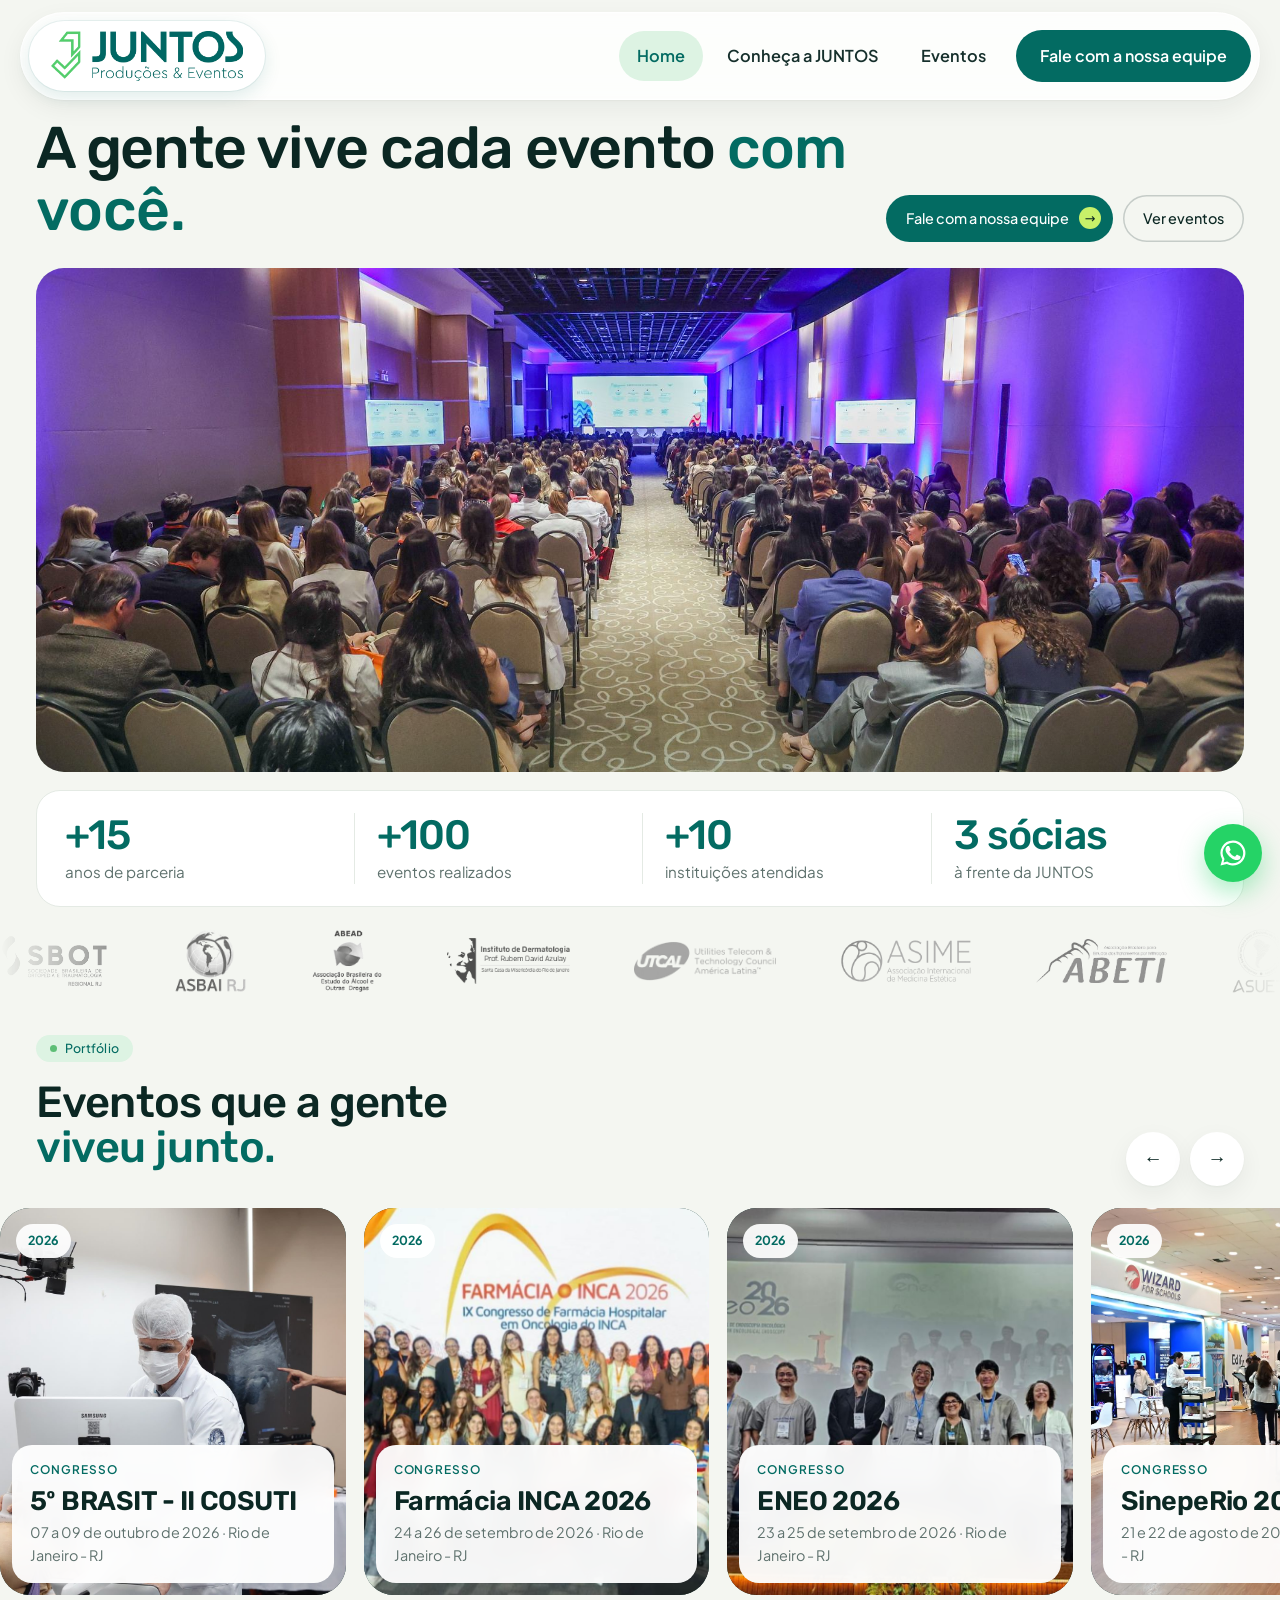
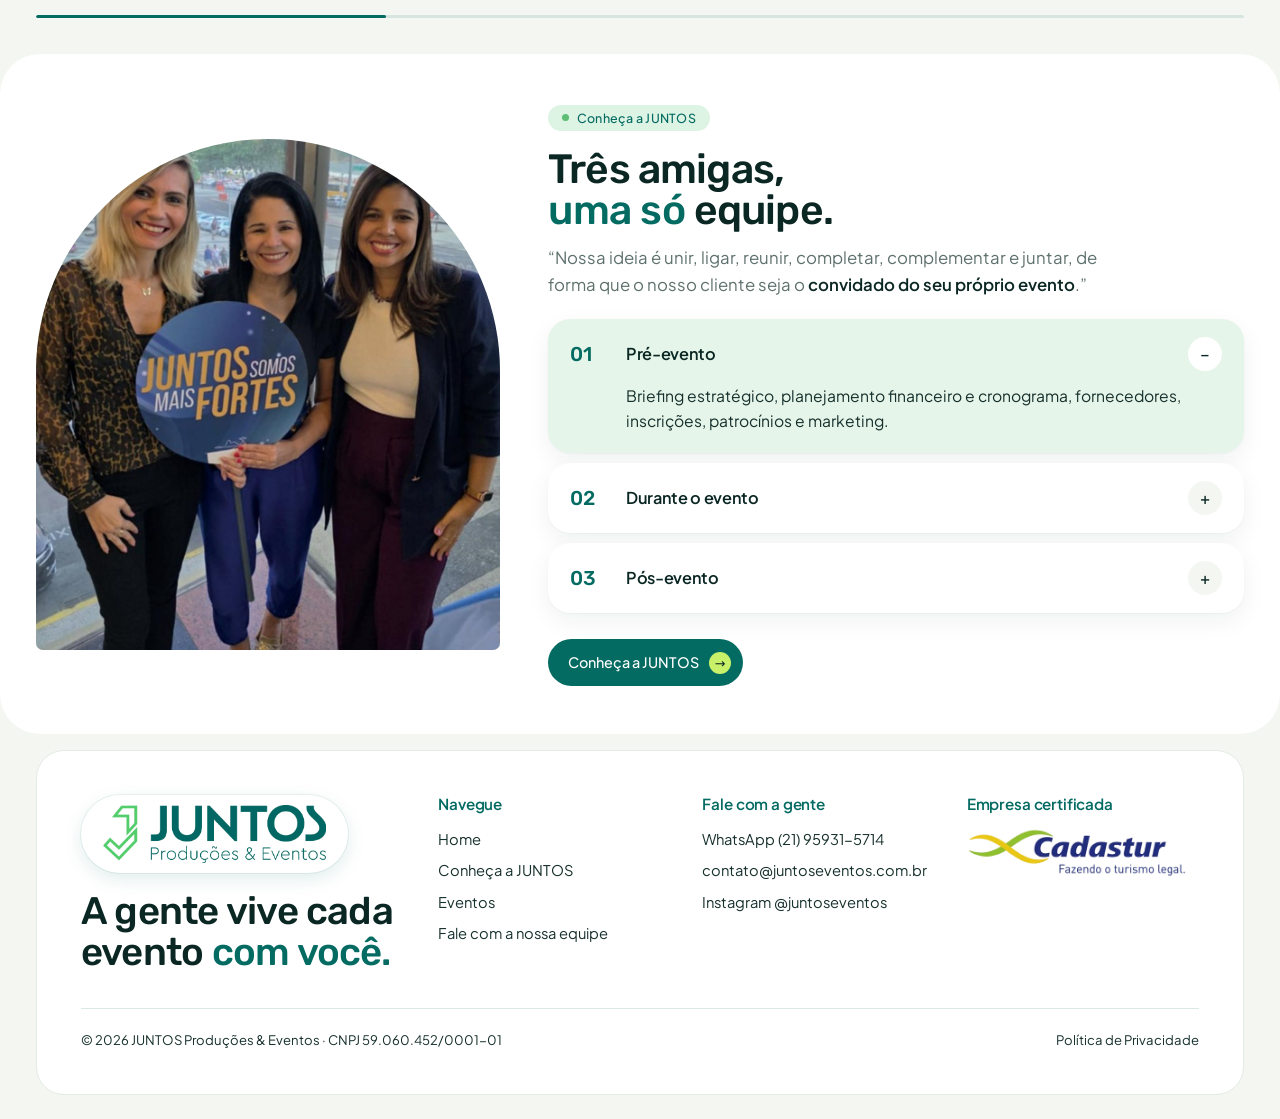
<file: contato.html>
<!doctype html>
<html lang="pt-BR"><head><meta charset="utf-8"><title>Home | JUNTOS Produções &amp; Eventos</title>
<meta name="robots" content="noindex"><link rel="canonical" href="https://juntoseventos.com.br/index.html">
<meta http-equiv="refresh" content="0; url=index.html"></head>
<body><p>Esta página mudou: <a href="index.html">Home</a>.</p><script>location.replace('index.html'+location.hash)</script></body></html>
</file>
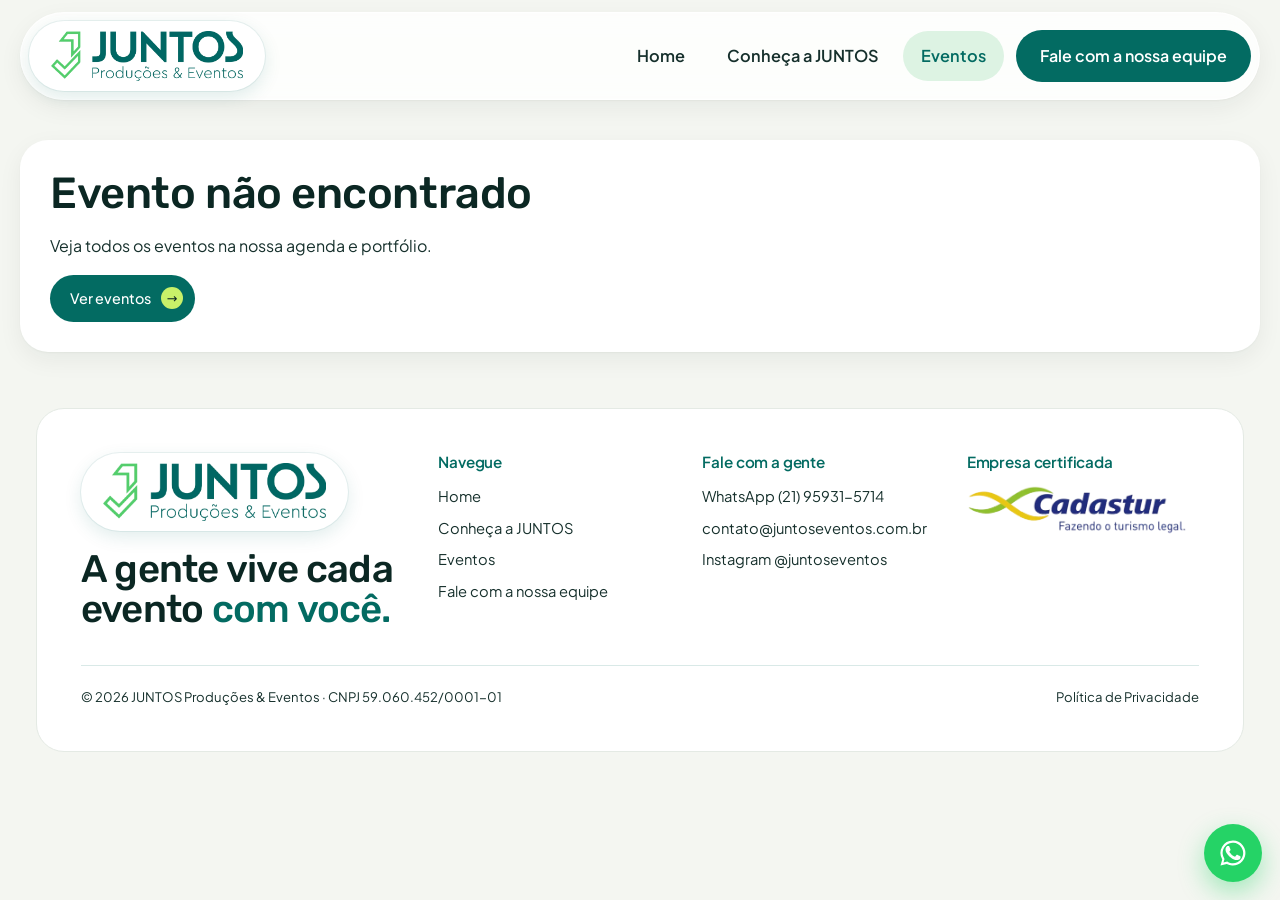
<file: evento.html>
<!doctype html>
<html lang="pt-BR">
<head>
<meta charset="utf-8">
<meta name="viewport" content="width=device-width, initial-scale=1">
<title>Evento | JUNTOS Produções & Eventos</title>
<meta name="description" content="Evento organizado pela JUNTOS Produções & Eventos.">
<link rel="canonical" href="https://juntoseventos.com.br/eventos.html">
<meta property="og:type" content="website">
<meta property="og:title" content="Evento | JUNTOS Produções & Eventos">
<meta property="og:description" content="Evento organizado pela JUNTOS Produções & Eventos.">
<meta property="og:image" content="https://juntoseventos.com.br/assets/img/eventos/farmacia-inca-2026/01.jpg">
<meta property="og:locale" content="pt_BR">
<meta name="theme-color" content="#F4F6F1">
<link rel="icon" href="assets/img/favicon.png">
<link rel="preload" href="assets/fonts/plus-jakarta-sans-latin-wght-normal.woff2" as="font" type="font/woff2" crossorigin>
<link rel="stylesheet" href="assets/css/style.css">
</head>
<body>
<header class="site"><div class="bar">
  <a class="logo" href="index.html" aria-label="JUNTOS Produções &amp; Eventos — início"><img class="lg" src="assets/img/logo-juntos.webp" alt="JUNTOS Produções &amp; Eventos" width="683" height="178"></a>
  <nav class="main"><a href="index.html">Home</a><a href="conheca-a-juntos.html">Conheça a JUNTOS</a><a href="eventos.html" class="on">Eventos</a><a class="btn" data-wa href="#">Fale com a nossa equipe</a></nav>
  <button class="burger" aria-label="Abrir menu" aria-expanded="false"><span></span><span></span><span></span></button>
</div></header>
<main>
<section class="phero" id="ev-hero"><div class="wrap bento">
  <div class="b main c7">
    <div class="crumbs"><a href="index.html">Início</a> / <a href="eventos.html">Eventos</a> / <span class="crumb-ev"></span></div>
    <h1 style="font-size:clamp(2.2rem,4.6vw,3.8rem)">Carregando…</h1><p></p>
  </div>
  <div class="b photo c5 ev-cover"></div>
</div></section>
<div id="evento"><p class="wrap loading">Carregando evento…</p></div>
</main>
<footer class="site"><div class="wrap"><div class="b">
  <div class="cols">
    <div>
      <a class="logo" href="index.html"><img class="lg" src="assets/img/logo-juntos.webp" alt="JUNTOS Produções &amp; Eventos" width="683" height="178" loading="lazy"></a>
      <p class="big">A gente vive cada evento <em>com você.</em></p>
    </div>
    <div><h4>Navegue</h4><ul>
      <li><a href="index.html">Home</a></li><li><a href="conheca-a-juntos.html">Conheça a JUNTOS</a></li>
      <li><a href="eventos.html">Eventos</a></li><li><a data-wa href="#">Fale com a nossa equipe</a></li></ul></div>
    <div><h4>Fale com a gente</h4><ul>
      <li><a data-wa href="#">WhatsApp (21) 95931-5714</a></li>
      <li><a href="mailto:contato@juntoseventos.com.br">contato@juntoseventos.com.br</a></li>
      <li><a href="https://www.instagram.com/juntoseventos/" target="_blank" rel="noopener">Instagram @juntoseventos</a></li>
      <li><a data-facebook target="_blank" rel="noopener">Facebook</a></li></ul></div>
    <div><h4>Empresa certificada</h4>
      <div class="cad"><img src="assets/img/cadastur.webp" alt="Cadastur — empresa certificada pelo Ministério do Turismo" loading="lazy"></div></div>
  </div>
  <div class="legal"><span>© <span data-ano></span> JUNTOS Produções &amp; Eventos · CNPJ 59.060.452/0001-01</span><a href="politica-de-privacidade.html">Política de Privacidade</a></div>
</div></div></footer>
<a class="wa-float" data-wa href="#" aria-label="Atendimento e WhatsApp" aria-expanded="false"><svg viewBox="0 0 24 24"><path d="M17.5 14.4c-.3-.1-1.8-.9-2-1-.3-.1-.5-.1-.7.1-.2.3-.8 1-.9 1.2-.2.2-.3.2-.6.1-.3-.1-1.3-.5-2.4-1.5-.9-.8-1.5-1.8-1.7-2.1-.2-.3 0-.5.1-.6l.4-.5c.1-.2.2-.3.3-.5.1-.2 0-.4 0-.5l-.9-2.2c-.2-.6-.5-.5-.7-.5h-.6c-.2 0-.5.1-.8.4-.3.3-1 1-1 2.5s1.1 2.9 1.2 3.1c.1.2 2.1 3.2 5.1 4.5.7.3 1.3.5 1.7.6.7.2 1.4.2 1.9.1.6-.1 1.8-.7 2-1.4.2-.7.2-1.3.2-1.4-.1-.1-.3-.2-.6-.3zM12 2a10 10 0 0 0-8.6 15.1L2 22l5-1.3A10 10 0 1 0 12 2zm0 18.2c-1.5 0-3-.4-4.3-1.2l-.3-.2-3 .8.8-2.9-.2-.3A8.2 8.2 0 1 1 12 20.2z"/></svg></a>
<script src="assets/js/config.js"></script>
<script src="assets/js/main.js"></script>
<script src="assets/js/eventos.js"></script>
<script src="assets/js/assistente.js"></script>
</body>
</html>
</file>
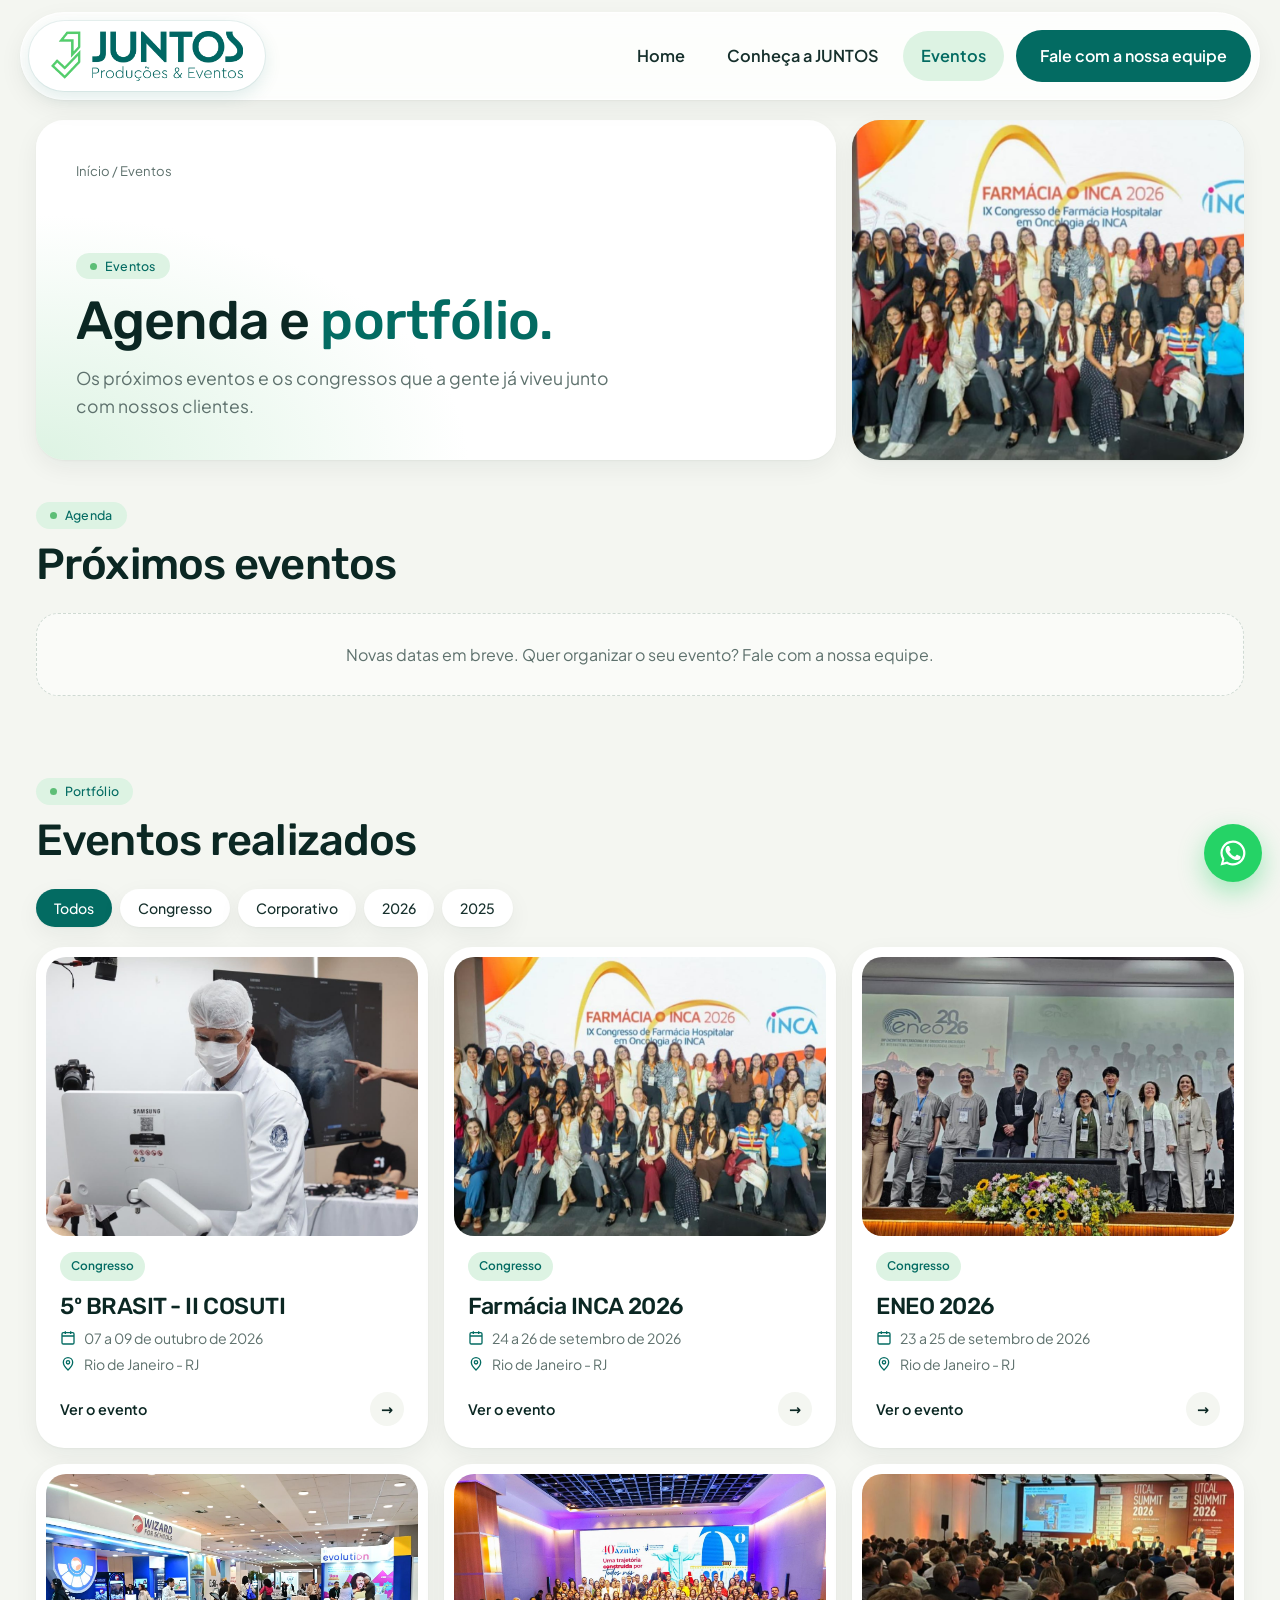
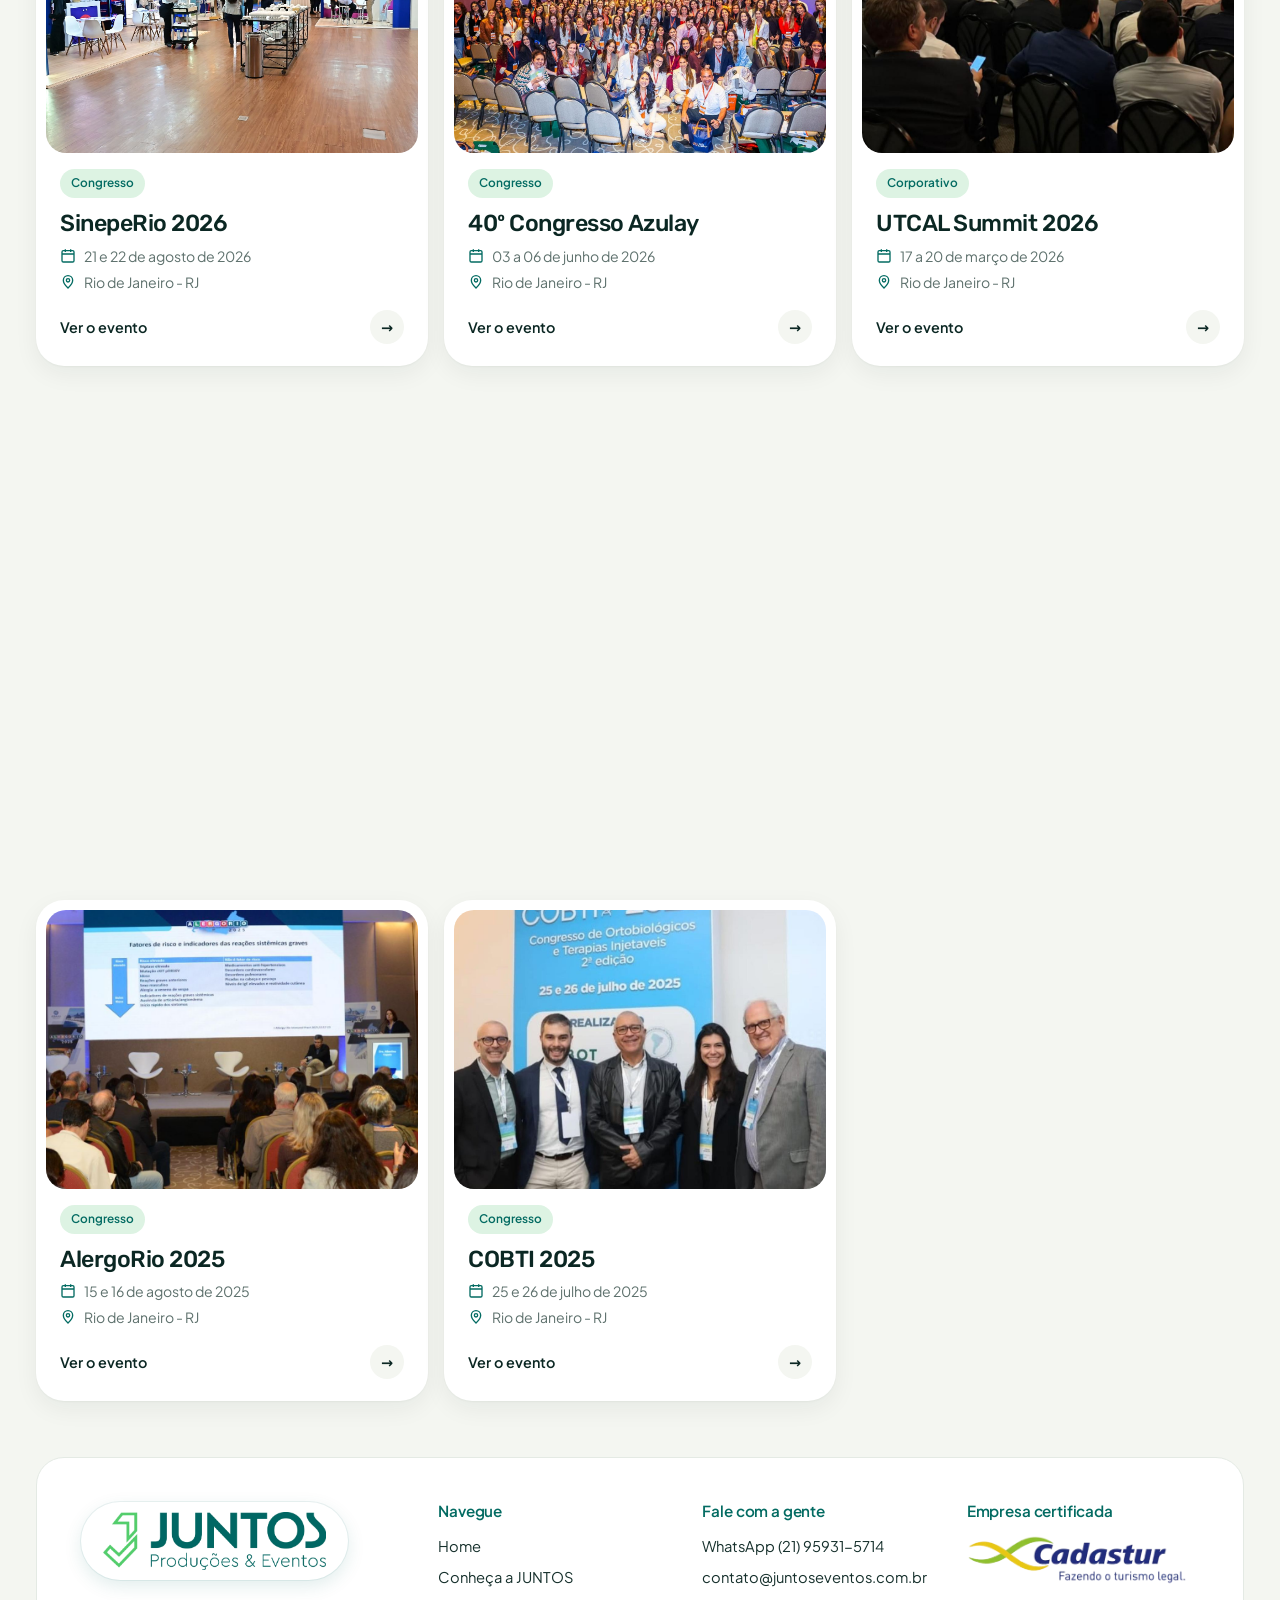
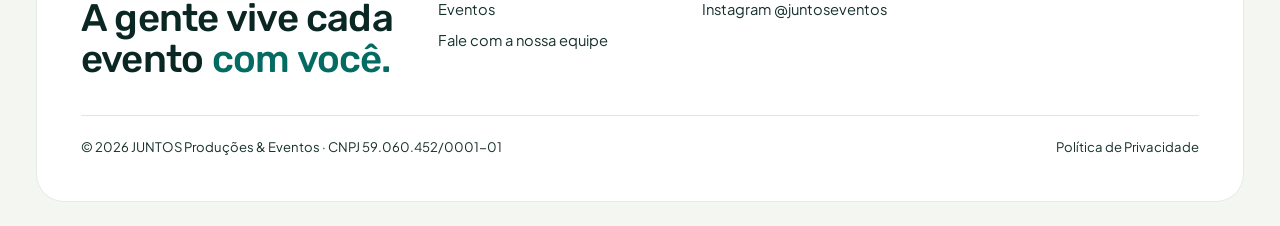
<file: eventos.html>
<!doctype html>
<html lang="pt-BR">
<head>
<meta charset="utf-8">
<meta name="viewport" content="width=device-width, initial-scale=1">
<title>Eventos: agenda e portfólio | JUNTOS Produções & Eventos</title>
<meta name="description" content="Agenda de próximos eventos e portfólio de congressos e eventos realizados pela JUNTOS Produções & Eventos.">
<link rel="canonical" href="https://juntoseventos.com.br/eventos.html">
<meta property="og:type" content="website">
<meta property="og:title" content="Eventos: agenda e portfólio | JUNTOS Produções & Eventos">
<meta property="og:description" content="Agenda de próximos eventos e portfólio de congressos e eventos realizados pela JUNTOS Produções & Eventos.">
<meta property="og:image" content="https://juntoseventos.com.br/assets/img/eventos/farmacia-inca-2026/01.jpg">
<meta property="og:locale" content="pt_BR">
<meta name="theme-color" content="#F4F6F1">
<link rel="icon" href="assets/img/favicon.png">
<link rel="preload" href="assets/fonts/plus-jakarta-sans-latin-wght-normal.woff2" as="font" type="font/woff2" crossorigin>
<link rel="stylesheet" href="assets/css/style.css">
</head>
<body>
<header class="site"><div class="bar">
  <a class="logo" href="index.html" aria-label="JUNTOS Produções &amp; Eventos — início"><img class="lg" src="assets/img/logo-juntos.webp" alt="JUNTOS Produções &amp; Eventos" width="683" height="178"></a>
  <nav class="main"><a href="index.html">Home</a><a href="conheca-a-juntos.html">Conheça a JUNTOS</a><a href="eventos.html" class="on">Eventos</a><a class="btn" data-wa href="#">Fale com a nossa equipe</a></nav>
  <button class="burger" aria-label="Abrir menu" aria-expanded="false"><span></span><span></span><span></span></button>
</div></header>
<main>
<section class="phero"><div class="wrap bento">
  <div class="b main c8">
    <div class="crumbs"><a href="index.html">Início</a> / Eventos</div>
    <span class="chip" style="align-self:flex-start">Eventos</span>
    <h1>Agenda e <em>portfólio.</em></h1><p>Os próximos eventos e os congressos que a gente já viveu junto com nossos clientes.</p>
  </div>
  <div class="b photo c4"><img src="assets/img/eventos/farmacia-inca-2026/01.jpg" alt="Participantes do IX Congresso de Farmácia Hospitalar em Oncologia do INCA"></div>
</div></section>

<section class="section"><div class="wrap">
  <div class="sec-head"><div><span class="chip">Agenda</span><h2>Próximos eventos</h2></div></div>
  <div id="agenda" class="agenda"><p class="loading">Carregando agenda…</p></div>
</div></section>

<section class="section"><div class="wrap">
  <div class="sec-head"><div><span class="chip">Portfólio</span><h2>Eventos realizados</h2></div></div>
  <div id="filtros" class="ev-filters"></div>
  <div id="realizados" class="ev-grid"><p class="loading">Carregando eventos…</p></div>
</div></section>
</main>
<footer class="site"><div class="wrap"><div class="b">
  <div class="cols">
    <div>
      <a class="logo" href="index.html"><img class="lg" src="assets/img/logo-juntos.webp" alt="JUNTOS Produções &amp; Eventos" width="683" height="178" loading="lazy"></a>
      <p class="big">A gente vive cada evento <em>com você.</em></p>
    </div>
    <div><h4>Navegue</h4><ul>
      <li><a href="index.html">Home</a></li><li><a href="conheca-a-juntos.html">Conheça a JUNTOS</a></li>
      <li><a href="eventos.html">Eventos</a></li><li><a data-wa href="#">Fale com a nossa equipe</a></li></ul></div>
    <div><h4>Fale com a gente</h4><ul>
      <li><a data-wa href="#">WhatsApp (21) 95931-5714</a></li>
      <li><a href="mailto:contato@juntoseventos.com.br">contato@juntoseventos.com.br</a></li>
      <li><a href="https://www.instagram.com/juntoseventos/" target="_blank" rel="noopener">Instagram @juntoseventos</a></li>
      <li><a data-facebook target="_blank" rel="noopener">Facebook</a></li></ul></div>
    <div><h4>Empresa certificada</h4>
      <div class="cad"><img src="assets/img/cadastur.webp" alt="Cadastur — empresa certificada pelo Ministério do Turismo" loading="lazy"></div></div>
  </div>
  <div class="legal"><span>© <span data-ano></span> JUNTOS Produções &amp; Eventos · CNPJ 59.060.452/0001-01</span><a href="politica-de-privacidade.html">Política de Privacidade</a></div>
</div></div></footer>
<a class="wa-float" data-wa href="#" aria-label="Atendimento e WhatsApp" aria-expanded="false"><svg viewBox="0 0 24 24"><path d="M17.5 14.4c-.3-.1-1.8-.9-2-1-.3-.1-.5-.1-.7.1-.2.3-.8 1-.9 1.2-.2.2-.3.2-.6.1-.3-.1-1.3-.5-2.4-1.5-.9-.8-1.5-1.8-1.7-2.1-.2-.3 0-.5.1-.6l.4-.5c.1-.2.2-.3.3-.5.1-.2 0-.4 0-.5l-.9-2.2c-.2-.6-.5-.5-.7-.5h-.6c-.2 0-.5.1-.8.4-.3.3-1 1-1 2.5s1.1 2.9 1.2 3.1c.1.2 2.1 3.2 5.1 4.5.7.3 1.3.5 1.7.6.7.2 1.4.2 1.9.1.6-.1 1.8-.7 2-1.4.2-.7.2-1.3.2-1.4-.1-.1-.3-.2-.6-.3zM12 2a10 10 0 0 0-8.6 15.1L2 22l5-1.3A10 10 0 1 0 12 2zm0 18.2c-1.5 0-3-.4-4.3-1.2l-.3-.2-3 .8.8-2.9-.2-.3A8.2 8.2 0 1 1 12 20.2z"/></svg></a>
<script src="assets/js/config.js"></script>
<script src="assets/js/main.js"></script>
<script src="assets/js/eventos.js"></script>
<script src="assets/js/assistente.js"></script>
</body>
</html>
</file>
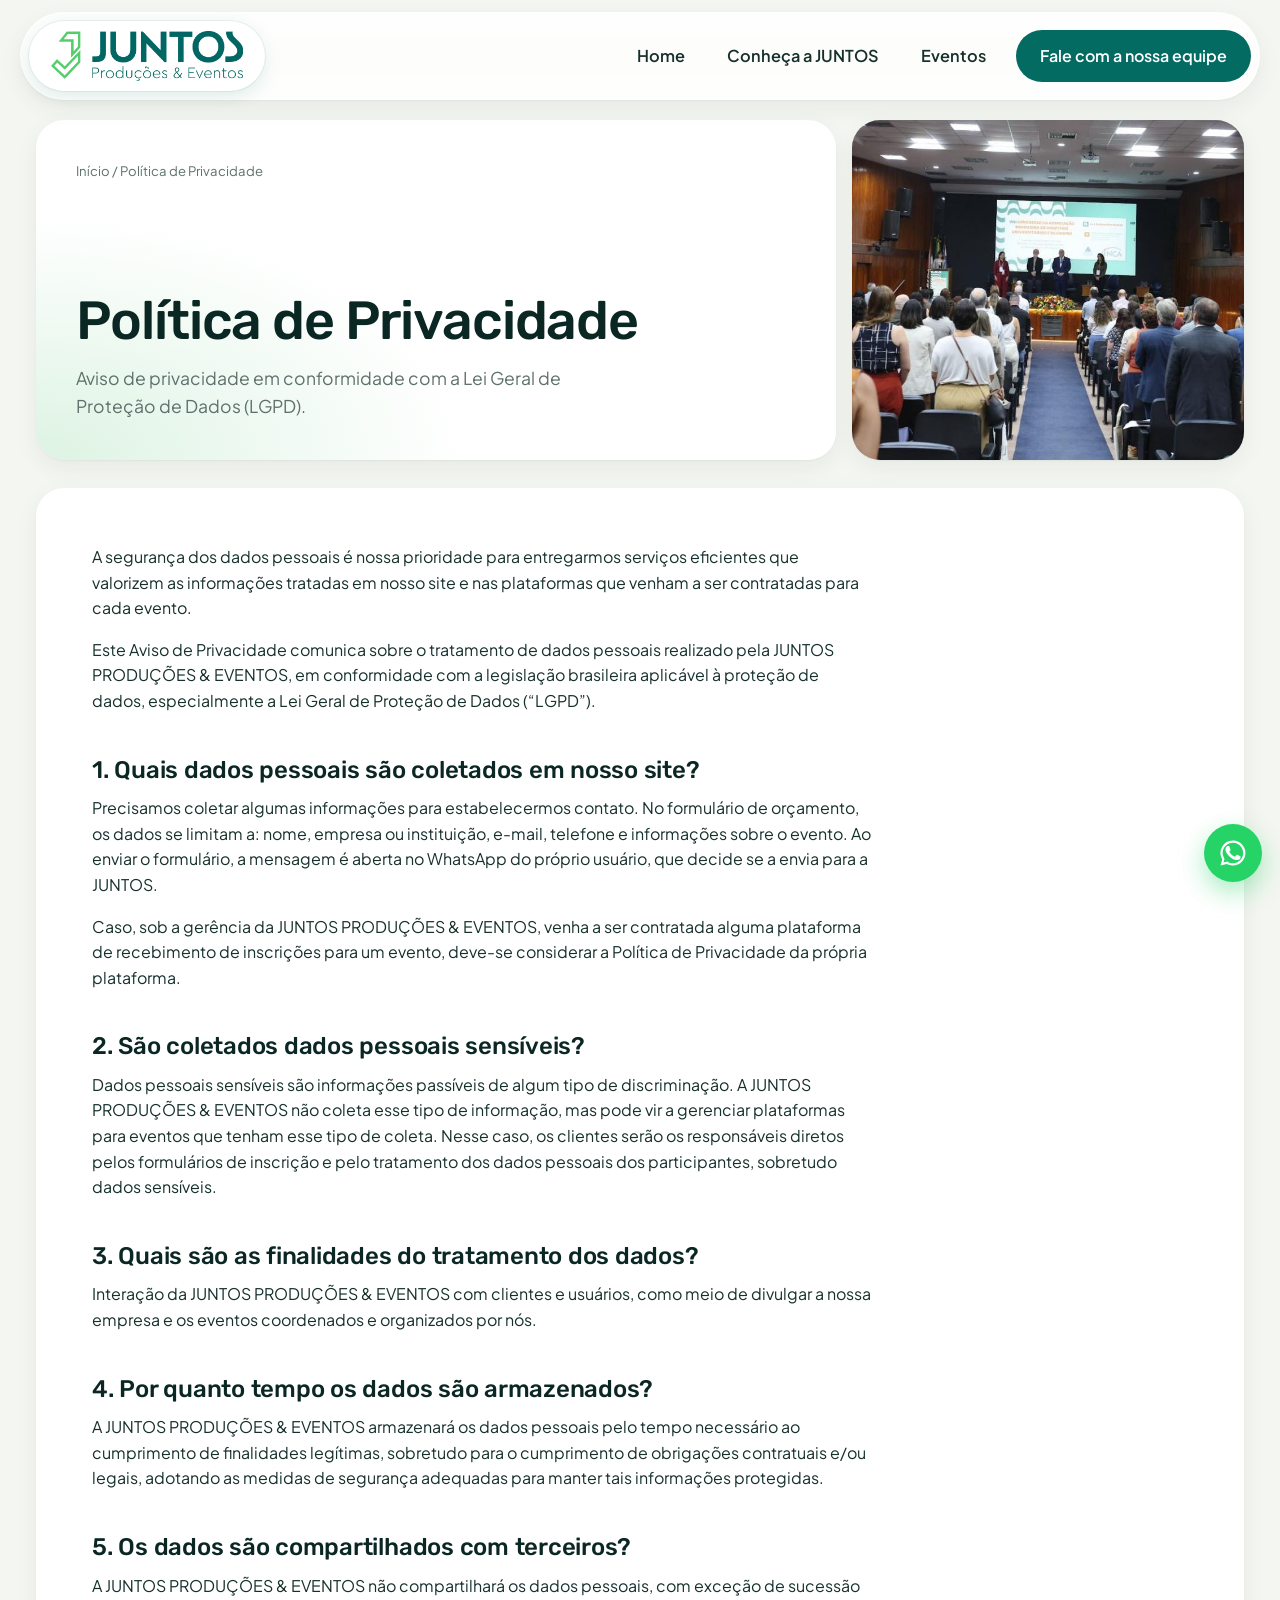
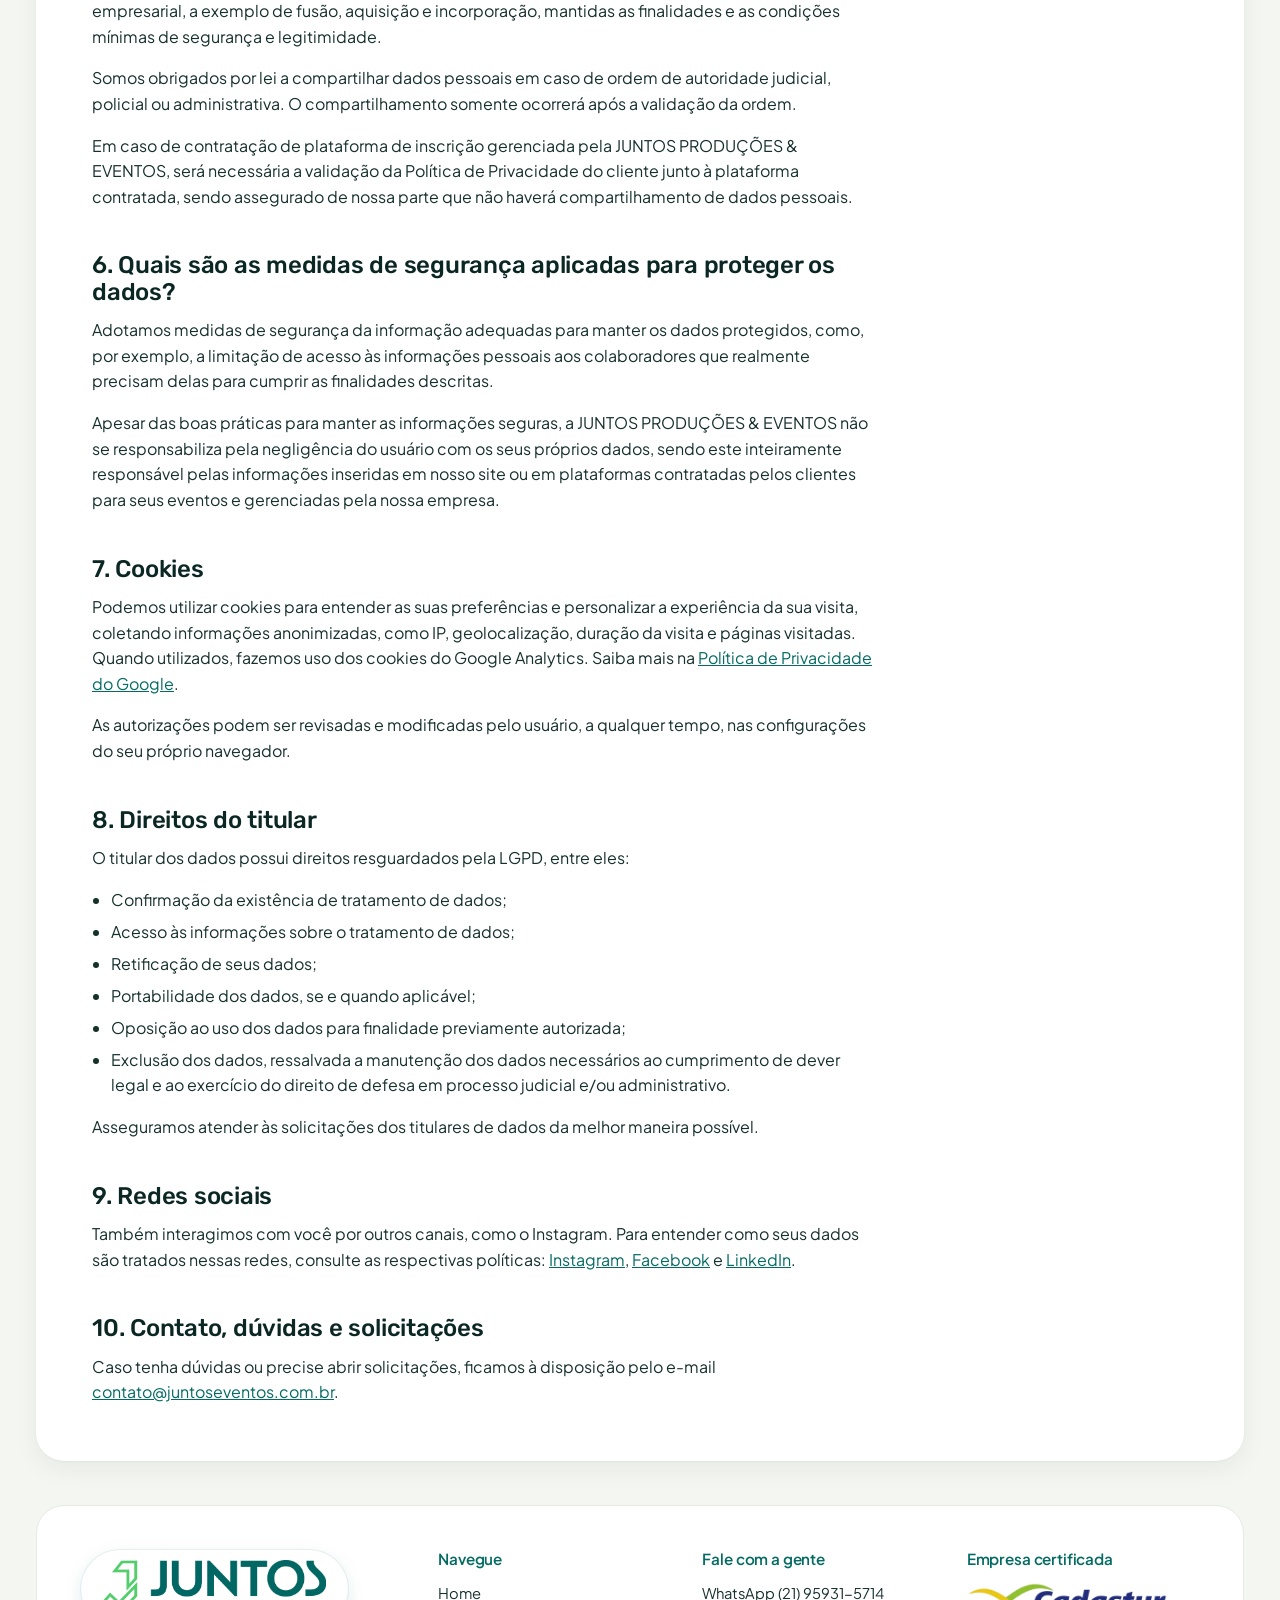
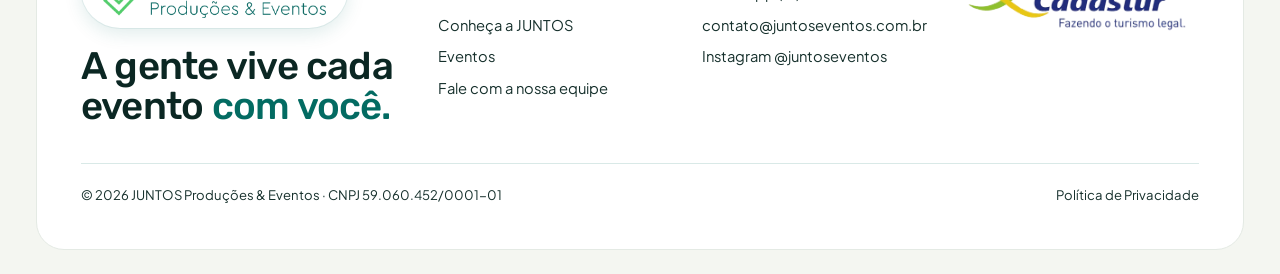
<file: politica-de-privacidade.html>
<!doctype html>
<html lang="pt-BR">
<head>
<meta charset="utf-8">
<meta name="viewport" content="width=device-width, initial-scale=1">
<title>Política de Privacidade | JUNTOS Produções & Eventos</title>
<meta name="description" content="Aviso de privacidade da JUNTOS Produções & Eventos, em conformidade com a LGPD.">
<link rel="canonical" href="https://juntoseventos.com.br/politica-de-privacidade.html">
<meta property="og:type" content="website">
<meta property="og:title" content="Política de Privacidade | JUNTOS Produções & Eventos">
<meta property="og:description" content="Aviso de privacidade da JUNTOS Produções & Eventos, em conformidade com a LGPD.">
<meta property="og:image" content="https://juntoseventos.com.br/assets/img/eventos/farmacia-inca-2026/01.jpg">
<meta property="og:locale" content="pt_BR">
<meta name="theme-color" content="#F4F6F1">
<link rel="icon" href="assets/img/favicon.png">
<link rel="preload" href="assets/fonts/plus-jakarta-sans-latin-wght-normal.woff2" as="font" type="font/woff2" crossorigin>
<link rel="stylesheet" href="assets/css/style.css">
</head>
<body>
<header class="site"><div class="bar">
  <a class="logo" href="index.html" aria-label="JUNTOS Produções &amp; Eventos — início"><img class="lg" src="assets/img/logo-juntos.webp" alt="JUNTOS Produções &amp; Eventos" width="683" height="178"></a>
  <nav class="main"><a href="index.html">Home</a><a href="conheca-a-juntos.html">Conheça a JUNTOS</a><a href="eventos.html">Eventos</a><a class="btn" data-wa href="#">Fale com a nossa equipe</a></nav>
  <button class="burger" aria-label="Abrir menu" aria-expanded="false"><span></span><span></span><span></span></button>
</div></header>
<main>
<section class="phero"><div class="wrap bento">
  <div class="b main c8">
    <div class="crumbs"><a href="index.html">Início</a> / Política de Privacidade</div>
    
    <h1>Política de Privacidade</h1><p>Aviso de privacidade em conformidade com a Lei Geral de Proteção de Dados (LGPD).</p>
  </div>
  <div class="b photo c4"><img src="assets/img/eventos/abrauhe-2025/01.jpg" alt="Plenária de congresso"></div>
</div></section>

<section class="section tight"><div class="wrap"><div class="b" style="padding:clamp(26px,5vw,56px)"><div class="prose">
<p>A segurança dos dados pessoais é nossa prioridade para entregarmos serviços eficientes que valorizem as informações tratadas em nosso site e nas plataformas que venham a ser contratadas para cada evento.</p>
<p>Este Aviso de Privacidade comunica sobre o tratamento de dados pessoais realizado pela JUNTOS PRODUÇÕES &amp; EVENTOS, em conformidade com a legislação brasileira aplicável à proteção de dados, especialmente a Lei Geral de Proteção de Dados (“LGPD”).</p>
<h2>1. Quais dados pessoais são coletados em nosso site?</h2>
<p>Precisamos coletar algumas informações para estabelecermos contato. No formulário de orçamento, os dados se limitam a: nome, empresa ou instituição, e-mail, telefone e informações sobre o evento. Ao enviar o formulário, a mensagem é aberta no WhatsApp do próprio usuário, que decide se a envia para a JUNTOS.</p>
<p>Caso, sob a gerência da JUNTOS PRODUÇÕES &amp; EVENTOS, venha a ser contratada alguma plataforma de recebimento de inscrições para um evento, deve-se considerar a Política de Privacidade da própria plataforma.</p>
<h2>2. São coletados dados pessoais sensíveis?</h2>
<p>Dados pessoais sensíveis são informações passíveis de algum tipo de discriminação. A JUNTOS PRODUÇÕES &amp; EVENTOS não coleta esse tipo de informação, mas pode vir a gerenciar plataformas para eventos que tenham esse tipo de coleta. Nesse caso, os clientes serão os responsáveis diretos pelos formulários de inscrição e pelo tratamento dos dados pessoais dos participantes, sobretudo dados sensíveis.</p>
<h2>3. Quais são as finalidades do tratamento dos dados?</h2>
<p>Interação da JUNTOS PRODUÇÕES &amp; EVENTOS com clientes e usuários, como meio de divulgar a nossa empresa e os eventos coordenados e organizados por nós.</p>
<h2>4. Por quanto tempo os dados são armazenados?</h2>
<p>A JUNTOS PRODUÇÕES &amp; EVENTOS armazenará os dados pessoais pelo tempo necessário ao cumprimento de finalidades legítimas, sobretudo para o cumprimento de obrigações contratuais e/ou legais, adotando as medidas de segurança adequadas para manter tais informações protegidas.</p>
<h2>5. Os dados são compartilhados com terceiros?</h2>
<p>A JUNTOS PRODUÇÕES &amp; EVENTOS não compartilhará os dados pessoais, com exceção de sucessão empresarial, a exemplo de fusão, aquisição e incorporação, mantidas as finalidades e as condições mínimas de segurança e legitimidade.</p>
<p>Somos obrigados por lei a compartilhar dados pessoais em caso de ordem de autoridade judicial, policial ou administrativa. O compartilhamento somente ocorrerá após a validação da ordem.</p>
<p>Em caso de contratação de plataforma de inscrição gerenciada pela JUNTOS PRODUÇÕES &amp; EVENTOS, será necessária a validação da Política de Privacidade do cliente junto à plataforma contratada, sendo assegurado de nossa parte que não haverá compartilhamento de dados pessoais.</p>
<h2>6. Quais são as medidas de segurança aplicadas para proteger os dados?</h2>
<p>Adotamos medidas de segurança da informação adequadas para manter os dados protegidos, como, por exemplo, a limitação de acesso às informações pessoais aos colaboradores que realmente precisam delas para cumprir as finalidades descritas.</p>
<p>Apesar das boas práticas para manter as informações seguras, a JUNTOS PRODUÇÕES &amp; EVENTOS não se responsabiliza pela negligência do usuário com os seus próprios dados, sendo este inteiramente responsável pelas informações inseridas em nosso site ou em plataformas contratadas pelos clientes para seus eventos e gerenciadas pela nossa empresa.</p>
<h2>7. Cookies</h2>
<p>Podemos utilizar cookies para entender as suas preferências e personalizar a experiência da sua visita, coletando informações anonimizadas, como IP, geolocalização, duração da visita e páginas visitadas. Quando utilizados, fazemos uso dos cookies do Google Analytics. Saiba mais na <a href="https://policies.google.com/privacy?hl=pt" target="_blank" rel="noopener">Política de Privacidade do Google</a>.</p>
<p>As autorizações podem ser revisadas e modificadas pelo usuário, a qualquer tempo, nas configurações do seu próprio navegador.</p>
<h2>8. Direitos do titular</h2>
<p>O titular dos dados possui direitos resguardados pela LGPD, entre eles:</p>
<ul>
<li>Confirmação da existência de tratamento de dados;</li>
<li>Acesso às informações sobre o tratamento de dados;</li>
<li>Retificação de seus dados;</li>
<li>Portabilidade dos dados, se e quando aplicável;</li>
<li>Oposição ao uso dos dados para finalidade previamente autorizada;</li>
<li>Exclusão dos dados, ressalvada a manutenção dos dados necessários ao cumprimento de dever legal e ao exercício do direito de defesa em processo judicial e/ou administrativo.</li>
</ul>
<p>Asseguramos atender às solicitações dos titulares de dados da melhor maneira possível.</p>
<h2>9. Redes sociais</h2>
<p>Também interagimos com você por outros canais, como o Instagram. Para entender como seus dados são tratados nessas redes, consulte as respectivas políticas: <a href="https://www.facebook.com/help/instagram/519522125107875" target="_blank" rel="noopener">Instagram</a>, <a href="https://www.facebook.com/policy.php" target="_blank" rel="noopener">Facebook</a> e <a href="https://www.linkedin.com/legal/privacy-policy?_l=pt_BR" target="_blank" rel="noopener">LinkedIn</a>.</p>
<h2>10. Contato, dúvidas e solicitações</h2>
<p>Caso tenha dúvidas ou precise abrir solicitações, ficamos à disposição pelo e-mail <a href="mailto:contato@juntoseventos.com.br">contato@juntoseventos.com.br</a>.</p>
</div></div></div></section>
</main>
<footer class="site"><div class="wrap"><div class="b">
  <div class="cols">
    <div>
      <a class="logo" href="index.html"><img class="lg" src="assets/img/logo-juntos.webp" alt="JUNTOS Produções &amp; Eventos" width="683" height="178" loading="lazy"></a>
      <p class="big">A gente vive cada evento <em>com você.</em></p>
    </div>
    <div><h4>Navegue</h4><ul>
      <li><a href="index.html">Home</a></li><li><a href="conheca-a-juntos.html">Conheça a JUNTOS</a></li>
      <li><a href="eventos.html">Eventos</a></li><li><a data-wa href="#">Fale com a nossa equipe</a></li></ul></div>
    <div><h4>Fale com a gente</h4><ul>
      <li><a data-wa href="#">WhatsApp (21) 95931-5714</a></li>
      <li><a href="mailto:contato@juntoseventos.com.br">contato@juntoseventos.com.br</a></li>
      <li><a href="https://www.instagram.com/juntoseventos/" target="_blank" rel="noopener">Instagram @juntoseventos</a></li>
      <li><a data-facebook target="_blank" rel="noopener">Facebook</a></li></ul></div>
    <div><h4>Empresa certificada</h4>
      <div class="cad"><img src="assets/img/cadastur.webp" alt="Cadastur — empresa certificada pelo Ministério do Turismo" loading="lazy"></div></div>
  </div>
  <div class="legal"><span>© <span data-ano></span> JUNTOS Produções &amp; Eventos · CNPJ 59.060.452/0001-01</span><a href="politica-de-privacidade.html">Política de Privacidade</a></div>
</div></div></footer>
<a class="wa-float" data-wa href="#" aria-label="Atendimento e WhatsApp" aria-expanded="false"><svg viewBox="0 0 24 24"><path d="M17.5 14.4c-.3-.1-1.8-.9-2-1-.3-.1-.5-.1-.7.1-.2.3-.8 1-.9 1.2-.2.2-.3.2-.6.1-.3-.1-1.3-.5-2.4-1.5-.9-.8-1.5-1.8-1.7-2.1-.2-.3 0-.5.1-.6l.4-.5c.1-.2.2-.3.3-.5.1-.2 0-.4 0-.5l-.9-2.2c-.2-.6-.5-.5-.7-.5h-.6c-.2 0-.5.1-.8.4-.3.3-1 1-1 2.5s1.1 2.9 1.2 3.1c.1.2 2.1 3.2 5.1 4.5.7.3 1.3.5 1.7.6.7.2 1.4.2 1.9.1.6-.1 1.8-.7 2-1.4.2-.7.2-1.3.2-1.4-.1-.1-.3-.2-.6-.3zM12 2a10 10 0 0 0-8.6 15.1L2 22l5-1.3A10 10 0 1 0 12 2zm0 18.2c-1.5 0-3-.4-4.3-1.2l-.3-.2-3 .8.8-2.9-.2-.3A8.2 8.2 0 1 1 12 20.2z"/></svg></a>
<script src="assets/js/config.js"></script>
<script src="assets/js/main.js"></script>
<script src="assets/js/eventos.js"></script>
<script src="assets/js/assistente.js"></script>
</body>
</html>
</file>
<file: assets/css/style.css>
/* JUNTOS Produções & Eventos — visual "bento" moderno */
/* Fontes (hospedadas no próprio site — licença SIL OFL, ver assets/fonts) */
@font-face{font-family:'Plus Jakarta Sans';font-style:normal;font-display:swap;font-weight:200 800;src:url(../fonts/plus-jakarta-sans-latin-wght-normal.woff2) format('woff2')}
@font-face{font-family:'Instrument Serif';font-style:italic;font-display:swap;font-weight:400;src:url(../fonts/instrument-serif-latin-400-italic.woff2) format('woff2')}
@font-face{font-family:'Instrument Serif';font-style:normal;font-display:swap;font-weight:400;src:url(../fonts/instrument-serif-latin-400-normal.woff2) format('woff2')}
:root{
  --pet:#036B62;      /* verde-petróleo da marca */
  --pet-2:#02564F;
  --grn:#5DBE76;      /* verde-claro da marca */
  --lime:#C8F169;     /* acento vibrante */
  --mint:#DDF3E3;
  --cream:#F4F6F1;    /* fundo da página */
  --card:#FFFFFF;
  --dk:#0B2723;       /* texto e cards escuros */
  --ink:#16302C;
  --mut:#5E716D;
  --line:#E4EAE4;
  --wa:#25D366;
  --r:28px;           /* raio dos blocos */
  --r-sm:18px;
  --gap:16px;
  --shadow:0 1px 2px rgba(11,39,35,.04),0 8px 24px rgba(11,39,35,.06);
  --shadow-h:0 2px 4px rgba(11,39,35,.06),0 18px 40px rgba(11,39,35,.12);
  --max:1240px;
  --ease:cubic-bezier(.2,.7,.2,1);
}
*{box-sizing:border-box;margin:0;padding:0}
html{scroll-behavior:smooth}
body{font-family:'Plus Jakarta Sans',system-ui,sans-serif;font-weight:400;color:var(--ink);line-height:1.6;background:var(--cream);-webkit-font-smoothing:antialiased}
img{max-width:100%;display:block}
a{color:inherit;text-decoration:none}
b,strong{font-weight:600}
h1,h2,h3,h4{font-weight:800;line-height:1.05;letter-spacing:-.035em;color:var(--dk)}
h1{font-size:clamp(2.6rem,6.4vw,5.2rem)}
h2{font-size:clamp(2rem,4.4vw,3.4rem);margin-bottom:.35em}
h3{font-size:1.35rem;letter-spacing:-.02em;margin-bottom:.35em;line-height:1.15}
h4{font-size:1.05rem;letter-spacing:-.01em;margin-bottom:.25em;line-height:1.2}
p{margin-bottom:1em}
.wrap{width:100%;max-width:var(--max);margin:0 auto;padding:0 16px}
.section{padding:40px 0}
.section.tight{padding:28px 0}
.hl{background:linear-gradient(transparent 62%,var(--lime) 62%,var(--lime) 92%,transparent 92%);padding:0 .08em}
.muted{color:var(--mut)}
.lead{font-size:1.12rem;color:var(--mut);max-width:620px}
.center{text-align:center}.center .lead{margin-left:auto;margin-right:auto}

/* Chip / etiqueta */
.chip{display:inline-flex;align-items:center;gap:8px;font-size:.78rem;font-weight:600;letter-spacing:.02em;padding:7px 14px;border-radius:99px;background:var(--mint);color:var(--pet);line-height:1}
.chip:before{content:"";width:7px;height:7px;border-radius:50%;background:var(--grn)}
.chip.plain:before{display:none}
.chip.dark{background:rgba(255,255,255,.12);color:#fff}
.chip.dark:before{background:var(--lime)}
.chip.lime{background:var(--lime);color:var(--dk)}
.chip.lime:before{background:var(--dk)}
.sec-head{display:flex;justify-content:space-between;align-items:flex-end;gap:20px;flex-wrap:wrap;margin-bottom:24px}
.sec-head h2{margin:12px 0 0}

/* Botões */
.btn{display:inline-flex;align-items:center;justify-content:center;gap:10px;background:var(--pet);color:#fff;font-weight:600;font-size:.95rem;padding:14px 22px;border-radius:99px;border:0;cursor:pointer;font-family:inherit;transition:transform .25s var(--ease),background .25s,box-shadow .25s;white-space:nowrap}
.btn:hover{transform:translateY(-2px);box-shadow:0 10px 24px rgba(3,107,98,.28);background:var(--pet-2)}
.btn.lime:hover{background:#bce35a}
.btn .arr{display:inline-flex;width:26px;height:26px;border-radius:50%;background:var(--lime);color:var(--dk);align-items:center;justify-content:center;font-size:.9rem;margin-right:-8px;transition:transform .25s var(--ease)}
.btn:hover .arr{transform:rotate(-45deg)}
.btn.lime{background:var(--lime);color:var(--dk)}
.btn.lime .arr{background:var(--pet);color:#fff}
.btn.light{background:#fff;color:var(--dk)}
.btn.ghost{background:transparent;color:var(--dk);box-shadow:inset 0 0 0 1.5px rgba(11,39,35,.2)}
.btn.ghost:hover{box-shadow:inset 0 0 0 1.5px var(--dk)}
.btn.ghost-w{background:rgba(255,255,255,.1);color:#fff;box-shadow:inset 0 0 0 1.5px rgba(255,255,255,.3)}
.btn.wa{background:var(--wa);color:#fff}
.btns{display:flex;flex-wrap:wrap;gap:10px}

/* Cabeçalho flutuante */
header.site{position:sticky;top:12px;z-index:50;padding:0 16px;margin-top:12px}
header.site .bar{max-width:var(--max);margin:0 auto;display:flex;align-items:center;justify-content:space-between;gap:16px;background:rgba(255,255,255,.82);backdrop-filter:saturate(1.4) blur(14px);-webkit-backdrop-filter:saturate(1.4) blur(14px);border:1px solid rgba(255,255,255,.9);box-shadow:var(--shadow);border-radius:99px;padding:8px 8px 8px 8px}
.logo{display:inline-flex;align-items:center;background:var(--pet);border-radius:99px;padding:9px 18px;height:46px}
.logo img{height:26px;width:auto}
nav.main{display:flex;align-items:center;gap:4px}
nav.main a{font-size:.92rem;font-weight:500;color:var(--ink);padding:10px 14px;border-radius:99px;transition:background .2s}
nav.main a:hover{background:var(--cream)}
nav.main a.on{background:var(--mint);color:var(--pet)}
nav.main .btn{padding:12px 20px;margin-left:6px;color:#fff}
nav.main .btn:hover{background:var(--pet)}
.burger{display:none;background:var(--cream);border:0;width:46px;height:46px;border-radius:50%;cursor:pointer}
.burger span{display:block;width:18px;height:2px;background:var(--dk);margin:4px auto;transition:.25s;border-radius:2px}
@media(max-width:1060px){
  .burger{display:block}
  nav.main{position:absolute;left:16px;right:16px;top:70px;flex-direction:column;align-items:stretch;background:#fff;border-radius:24px;padding:12px;box-shadow:var(--shadow-h);opacity:0;pointer-events:none;transform:translateY(-8px);transition:.25s var(--ease)}
  nav.main.open{opacity:1;pointer-events:auto;transform:none}
  nav.main a{padding:14px 16px;font-size:1rem}
  nav.main .btn{margin:6px 0 0}
  body.nav-open .burger span:nth-child(1){transform:translateY(6px) rotate(45deg)}
  body.nav-open .burger span:nth-child(2){opacity:0}
  body.nav-open .burger span:nth-child(3){transform:translateY(-6px) rotate(-45deg)}
}

/* ===== Bento ===== */
.bento{display:grid;grid-template-columns:repeat(12,1fr);gap:var(--gap)}
.b{position:relative;background:var(--card);border-radius:var(--r);padding:30px;overflow:hidden;box-shadow:var(--shadow);transition:transform .35s var(--ease),box-shadow .35s var(--ease);min-width:0}
a.b:hover,.b.lift:hover{transform:translateY(-4px);box-shadow:var(--shadow-h)}
.b.dark{background:var(--pet);color:#DDF1E5}
.b.dark h1,.b.dark h2,.b.dark h3,.b.dark h4{color:#fff}
.b.pet{background:var(--pet);color:#D4EDDD}
.b.pet h2,.b.pet h3,.b.pet h4{color:#fff}
.b.lime{background:var(--lime)}
.b.mint{background:var(--mint)}
.b.grad{background:linear-gradient(125deg,#5DBE76 0%,#249A7A 45%,var(--pet) 100%);color:#E8F7EC}
.b.grad h2,.b.grad h3{color:#fff}
.b.photo{padding:0;min-height:240px;background:#cfd9d3}
.b.photo>img{position:absolute;inset:0;width:100%;height:100%;object-fit:cover;transition:transform .8s var(--ease)}
.b.photo:hover>img{transform:scale(1.04)}
.b.photo .cap{position:absolute;left:14px;bottom:14px;right:14px;display:flex;gap:8px;flex-wrap:wrap;align-items:center}
.b.photo .cap .chip{background:rgba(255,255,255,.92);backdrop-filter:blur(8px)}
.b.photo.shade:after{content:"";position:absolute;inset:0;background:linear-gradient(180deg,transparent 45%,rgba(11,39,35,.75))}
.b.photo .over{position:absolute;left:24px;right:24px;bottom:22px;z-index:2;color:#fff}
.b.photo .over h3{color:#fff;margin:8px 0 0}
.c1{grid-column:span 1}.c2{grid-column:span 2}.c3{grid-column:span 3}.c4{grid-column:span 4}.c5{grid-column:span 5}.c6{grid-column:span 6}.c7{grid-column:span 7}.c8{grid-column:span 8}.c12{grid-column:1/-1}
.r2{grid-row:span 2}
.b .num{font-size:clamp(2.6rem,5vw,4rem);font-weight:800;letter-spacing:-.05em;line-height:1;color:var(--dk)}
.b.dark .num,.b.pet .num,.b.grad .num{color:#fff}
.b .ico{width:48px;height:48px;border-radius:14px;background:var(--mint);display:flex;align-items:center;justify-content:center;margin-bottom:18px}
.b.dark .ico,.b.pet .ico{background:rgba(255,255,255,.1)}
.ico svg{width:24px;height:24px;stroke:var(--pet);fill:none;stroke-width:1.8;stroke-linecap:round;stroke-linejoin:round}
.b.dark .ico svg,.b.pet .ico svg{stroke:var(--lime)}
.b p:last-child{margin-bottom:0}
.b .corner{position:absolute;top:22px;right:22px;width:40px;height:40px;border-radius:50%;background:var(--cream);display:flex;align-items:center;justify-content:center;transition:transform .3s var(--ease),background .3s;font-size:1rem}
.b.dark .corner{background:rgba(255,255,255,.1);color:#fff}
a.b:hover .corner{transform:rotate(-45deg);background:var(--lime);color:var(--dk)}
.stack{display:flex;flex-direction:column;justify-content:space-between;height:100%;gap:18px}
@media(max-width:980px){
  .c3,.c4,.c5{grid-column:span 6}.c7,.c8{grid-column:span 12}.c6{grid-column:span 6}
}
@media(max-width:640px){
  .bento{grid-template-columns:repeat(2,1fr);gap:12px}
  .c1,.c2,.c3,.c4,.c5,.c6,.c7,.c8,.c12{grid-column:1/-1}.half-m{grid-column:span 1!important}
  .r2{grid-row:auto}
  .b{padding:24px;border-radius:24px}
  .section{padding:40px 0}
}

/* Hero da home */
.hero{padding-top:20px}
.hero .b.main{display:flex;flex-direction:column;justify-content:space-between;gap:32px;padding:44px;min-height:520px;background:radial-gradient(90% 90% at 0% 100%,var(--mint) 0%,#fff 55%)}
.hero h1 em{font-style:normal;color:var(--pet)}
.hero .main p{font-size:1.1rem;color:var(--mut);max-width:520px;margin:18px 0 0}
.avatars{display:flex;align-items:center;gap:12px;font-size:.88rem;color:var(--mut)}
.avatars span.f{display:flex}
.avatars img{width:40px;height:40px;border-radius:50%;object-fit:cover;object-position:center 15%;border:3px solid #fff;margin-left:-10px;background:var(--mint)}
.avatars img:first-child{margin-left:0}
@media(max-width:640px){.hero .b.main{padding:28px;min-height:0}.phero .b.main{min-height:0;padding:28px}.phero .crumbs{margin-bottom:18px}}

/* Marquee de clientes */
.marquee{overflow:hidden;-webkit-mask-image:linear-gradient(90deg,transparent,#000 10%,#000 90%,transparent);mask-image:linear-gradient(90deg,transparent,#000 10%,#000 90%,transparent)}
.marquee .track{display:flex;gap:56px;align-items:center;width:max-content;animation:scroll 32s linear infinite}
.marquee:hover .track{animation-play-state:paused}
.marquee img{height:54px;width:auto;max-width:150px;object-fit:contain;filter:grayscale(1);opacity:.7;transition:.25s;mix-blend-mode:multiply}
.marquee img:hover{filter:none;opacity:1}
@keyframes scroll{to{transform:translateX(-50%)}}

/* Hero interno */
.phero{padding-top:20px}
.phero .b.main{display:flex;flex-direction:column;justify-content:flex-end;gap:14px;min-height:340px;padding:40px;background:radial-gradient(90% 120% at 0% 100%,var(--mint) 0%,#fff 60%)}
.phero .b.main p{font-size:1.1rem;color:var(--mut);max-width:560px;margin:0}
.phero h1{font-size:clamp(2.4rem,5.4vw,4.4rem)}
.crumbs{font-size:.82rem;color:var(--mut);margin-bottom:auto}
.crumbs a:hover{color:var(--pet)}

/* Listas */
ul.chk{list-style:none}
ul.chk li{position:relative;padding-left:30px;margin-bottom:10px}
ul.chk li:before{content:"";position:absolute;left:0;top:.2em;width:20px;height:20px;border-radius:50%;background:var(--mint) url("data:image/svg+xml,%3Csvg xmlns='http://www.w3.org/2000/svg' viewBox='0 0 24 24' fill='none' stroke='%23036B62' stroke-width='3' stroke-linecap='round' stroke-linejoin='round'%3E%3Cpath d='m6 12 4 4 8-8'/%3E%3C/svg%3E") center/12px no-repeat}
.b.dark ul.chk li:before,.b.pet ul.chk li:before{background-color:rgba(255,255,255,.12)}

/* Equipe */
.person{display:flex;flex-direction:column;padding:0}
.person .ph{aspect-ratio:1/1;overflow:hidden;background:var(--mint);margin:10px 10px 0;border-radius:20px}
.person .ph img{width:100%;height:100%;object-fit:cover;object-position:center 18%;transition:transform .8s var(--ease)}
.person:hover .ph img{transform:scale(1.04)}
.person .tx{padding:22px 24px 26px}
.person .role{font-size:.85rem;color:var(--pet);font-weight:600;margin-bottom:12px}
.person p{font-size:.94rem;color:var(--mut)}
.person details summary{cursor:pointer;font-weight:600;font-size:.9rem;list-style:none;display:inline-flex;gap:8px;align-items:center;padding:8px 14px;border-radius:99px;background:var(--cream)}
.person details summary::-webkit-details-marker{display:none}
.person details summary:after{content:"+";font-size:1.1rem;line-height:1}
.person details[open] summary:after{content:"–"}
.person details p{margin-top:12px}

/* Etapas */
.steps{list-style:none;counter-reset:s;display:grid;gap:10px}
.steps li{counter-increment:s;display:grid;grid-template-columns:44px 1fr;gap:14px;align-items:start;background:var(--cream);border-radius:18px;padding:16px}
.b.dark .steps li,.b.pet .steps li{background:rgba(255,255,255,.07)}
.steps li:before{content:counter(s,decimal-leading-zero);width:44px;height:44px;border-radius:12px;background:#fff;color:var(--pet);font-weight:800;display:flex;align-items:center;justify-content:center;font-size:.9rem}
.b.dark .steps li:before,.b.pet .steps li:before{background:var(--lime);color:var(--dk)}
.steps h4{margin:2px 0 2px}
.steps p{margin:0;font-size:.92rem;color:var(--mut)}
.b.dark .steps p,.b.pet .steps p{color:#B8D3C5}

/* Eventos */
.ev-filters{display:flex;flex-wrap:wrap;gap:8px;margin:0 0 20px}
.ev-filters button{font-family:inherit;font-size:.88rem;font-weight:500;border:0;background:#fff;color:var(--ink);padding:10px 18px;border-radius:99px;cursor:pointer;transition:.2s;box-shadow:var(--shadow)}
.ev-filters button.on,.ev-filters button:hover{background:var(--pet);color:#fff}
.ev-grid{display:grid;grid-template-columns:repeat(3,1fr);gap:var(--gap)}
@media(max-width:960px){.ev-grid{grid-template-columns:repeat(2,1fr)}}
@media(max-width:620px){.ev-grid{grid-template-columns:1fr}}
.ev{display:flex;flex-direction:column;background:#fff;border-radius:var(--r);padding:10px;box-shadow:var(--shadow);transition:transform .35s var(--ease),box-shadow .35s var(--ease)}
.ev:hover{transform:translateY(-4px);box-shadow:var(--shadow-h)}
.ev .ph{position:relative;aspect-ratio:4/3;border-radius:20px;background:var(--mint) center/cover no-repeat;overflow:hidden}
.ev .ph .logo-only{position:absolute;inset:0;display:flex;align-items:center;justify-content:center;padding:30px;background:#fff;border:1px solid var(--line);border-radius:20px}
.ev .ph .logo-only img{max-height:100%;object-fit:contain}
.ev .badge{position:absolute;left:12px;top:12px;background:var(--lime);color:var(--dk);font-size:.74rem;font-weight:700;padding:6px 12px;border-radius:99px}
.ev .bd{padding:16px 14px 12px;display:flex;flex-direction:column;flex:1}
.ev .tag{align-self:flex-start;font-size:.74rem;font-weight:600;background:var(--mint);color:var(--pet);border-radius:99px;padding:5px 11px}
.ev h3{font-size:1.2rem;margin:12px 0 8px}
.ev .meta{font-size:.88rem;color:var(--mut);margin-bottom:3px;display:flex;gap:8px;align-items:flex-start}
.ev .meta svg{flex:none;width:16px;height:16px;margin-top:3px;stroke:var(--pet);fill:none;stroke-width:2}
.ev .more{margin-top:auto;padding-top:14px;font-weight:600;font-size:.9rem;color:var(--dk);display:flex;justify-content:space-between;align-items:center}
.ev .more:after{content:"→";width:34px;height:34px;border-radius:50%;background:var(--cream);display:flex;align-items:center;justify-content:center;transition:.3s var(--ease)}
.ev:hover .more:after{background:var(--lime);transform:rotate(-45deg)}
.agenda{display:grid;gap:12px}
.ag{display:grid;grid-template-columns:96px 1fr auto;gap:22px;align-items:center;background:#fff;border-radius:24px;padding:14px 16px 14px 14px;box-shadow:var(--shadow);transition:.3s var(--ease)}
.ag:hover{box-shadow:var(--shadow-h)}
.ag .dt{background:var(--pet);color:#fff;border-radius:18px;text-align:center;padding:14px 6px}
.ag .dt b{display:block;color:var(--lime);font-size:2rem;font-weight:800;line-height:1;letter-spacing:-.04em}
.ag .dt span{font-size:.72rem;text-transform:uppercase;letter-spacing:.1em;color:#B8D3C5}
.ag h3{font-size:1.2rem;margin-bottom:4px}
.ag .meta{font-size:.9rem;color:var(--mut)}
.ag .lg{height:54px;max-width:130px;object-fit:contain}
@media(max-width:720px){.ag{grid-template-columns:76px 1fr}.ag .act{grid-column:1/-1}.ag .lg{display:none}}
.b.dark .ag{box-shadow:none}
.empty{padding:28px;border:1.5px dashed #cfdad3;border-radius:22px;color:var(--mut);text-align:center;background:rgba(255,255,255,.5)}
.loading{color:var(--mut);padding:24px 0}

/* Página do evento */
.ev-head{display:grid;grid-template-columns:1fr 320px;gap:var(--gap);align-items:start}
.ev-body{background:#fff;border-radius:var(--r);padding:36px;box-shadow:var(--shadow)}
.ev-info{background:var(--pet);color:#DDF1E5;border-radius:var(--r);padding:26px;position:sticky;top:96px}
.ev-info dt{font-size:.72rem;text-transform:uppercase;letter-spacing:.12em;color:var(--lime);font-weight:600;margin-top:16px}
.ev-info dt:first-child{margin-top:0}
.ev-info dd{color:#fff;font-weight:500}
.ev-info .lgo{background:#fff;border-radius:18px;padding:16px;margin-bottom:20px}
.ev-info .lgo img{max-height:90px;margin:0 auto;object-fit:contain}
.ev-info .btn{width:100%}
@media(max-width:860px){.ev-head{grid-template-columns:1fr}.ev-info{position:static}.ev-body{padding:26px}}
.gallery{display:grid;grid-template-columns:repeat(3,1fr);grid-auto-rows:220px;gap:12px;margin-top:16px}
.gallery a{display:block;border-radius:20px;overflow:hidden;background:var(--mint)}
.gallery a:nth-child(6n+1){grid-column:span 2;grid-row:span 2}
.gallery img{width:100%;height:100%;object-fit:cover;transition:transform .6s var(--ease)}
.gallery a:hover img{transform:scale(1.05)}
@media(max-width:680px){.gallery{grid-template-columns:repeat(2,1fr);grid-auto-rows:150px}.gallery a:nth-child(6n+1){grid-column:span 2}}
.quote{background:var(--mint);border-radius:22px;padding:22px 24px;margin:24px 0;font-size:1.1rem;font-weight:500;color:var(--dk)}
.quote cite{display:block;font-style:normal;font-size:.88rem;color:var(--mut);margin-top:8px;font-weight:400}
.lb{position:fixed;inset:0;z-index:100;background:rgba(6,20,18,.94);display:none;align-items:center;justify-content:center;padding:40px}
.lb.open{display:flex}
.lb img{max-height:88vh;max-width:92vw;border-radius:16px}
.lb button{position:absolute;background:rgba(255,255,255,.12);border:0;color:#fff;font-size:1.6rem;cursor:pointer;width:48px;height:48px;border-radius:50%;line-height:1}
.lb .x{top:16px;right:16px}.lb .p{left:16px;top:50%;transform:translateY(-50%)}.lb .n{right:16px;top:50%;transform:translateY(-50%)}

/* Contato */
.form{display:grid;gap:14px}
.form .row{display:grid;grid-template-columns:1fr 1fr;gap:14px}
@media(max-width:640px){.form .row{grid-template-columns:1fr}}
.form label{font-size:.85rem;font-weight:600;color:var(--dk);display:block;margin-bottom:6px}
.form input,.form select,.form textarea{width:100%;font:inherit;font-size:.95rem;padding:14px 16px;border:1.5px solid transparent;border-radius:16px;background:var(--cream);color:var(--ink);transition:.2s}
.form input:focus,.form select:focus,.form textarea:focus{outline:none;border-color:var(--grn);background:#fff;box-shadow:0 0 0 4px rgba(93,190,118,.18)}
.form textarea{min-height:120px;resize:vertical}
.form .lgpd{font-size:.82rem;color:var(--mut);display:flex;gap:10px;align-items:flex-start;font-weight:400}
.form .lgpd input{width:auto;margin-top:3px}
.form .lgpd a{color:var(--pet);text-decoration:underline}
.clist{display:grid;gap:10px}
.clist a{display:flex;gap:14px;align-items:center;background:rgba(255,255,255,.07);border-radius:18px;padding:14px;transition:.2s}
.clist a:hover{background:rgba(255,255,255,.14)}
.clist .ico{margin:0;width:44px;height:44px;flex:none}
.clist span{overflow-wrap:anywhere}
.clist small{display:block;color:#9FC2B2;font-size:.78rem}

/* Rodapé */
footer.site{padding:16px 0 24px}
footer.site .b{background:var(--mint);color:var(--ink);padding:44px;box-shadow:none}
footer.site .cols{display:grid;grid-template-columns:1.4fr 1fr 1fr 1fr;gap:32px}
footer.site h4{color:var(--pet);font-size:.95rem;margin-bottom:14px}
footer.site ul{list-style:none}footer.site li{margin-bottom:8px;font-size:.92rem}
footer.site a:hover{color:var(--pet)}
footer.site .big{font-size:clamp(2rem,4vw,3rem);font-weight:800;letter-spacing:-.04em;color:var(--dk);line-height:1.05;margin:18px 0 0}
footer.site .big em{font-family:'Instrument Serif',serif;font-style:italic;font-weight:400;color:var(--pet)}
footer.site .cad{background:#fff;border-radius:14px;padding:8px 12px;display:inline-block}
footer.site .cad img{height:46px;width:auto}
footer.site .legal{border-top:1px solid rgba(3,107,98,.15);margin-top:36px;padding-top:20px;display:flex;justify-content:space-between;flex-wrap:wrap;gap:10px;font-size:.82rem}
footer.site .logo{background:var(--pet)}
@media(max-width:900px){footer.site .cols{grid-template-columns:1fr 1fr}}
@media(max-width:520px){footer.site .cols{grid-template-columns:1fr}footer.site .b{padding:30px 24px}}

/* WhatsApp flutuante */
.wa-float{position:fixed;right:18px;bottom:18px;z-index:60;width:58px;height:58px;border-radius:50%;background:var(--wa);display:flex;align-items:center;justify-content:center;box-shadow:0 10px 26px rgba(37,211,102,.4);transition:transform .25s var(--ease)}
.wa-float:hover{transform:scale(1.08)}
.wa-float svg{width:30px;height:30px;fill:#fff}

/* Texto longo */
.prose{max-width:780px}
.prose h2{font-size:1.5rem;margin:1.8em 0 .5em;letter-spacing:-.02em}
.prose ul{margin:0 0 1em 1.2em}
.prose li{margin-bottom:.4em}
.prose a{color:var(--pet);text-decoration:underline}

/* Animação de entrada */
.rv{opacity:0;transform:translateY(16px);transition:opacity .7s var(--ease),transform .7s var(--ease)}
.rv.in{opacity:1;transform:none}
@media(prefers-reduced-motion:reduce){.rv{opacity:1;transform:none;transition:none}html{scroll-behavior:auto}.marquee .track{animation:none}}

/* ===================== Destaque serifado ===================== */
h1 em,h2 em,.serif{font-family:'Instrument Serif',Georgia,serif;font-style:italic;font-weight:400;letter-spacing:-.01em;color:var(--pet)}
.phero h1{line-height:1}

/* ===================== HOME ===================== */
.xhero{padding:18px 0 0}
.xhero .top{display:grid;grid-template-columns:1.25fr .75fr;gap:40px;align-items:center;margin-bottom:22px}
.xhero .eyebrow{display:flex;align-items:center;gap:12px;font-size:.88rem;font-weight:600;color:var(--pet);margin-bottom:12px}
.xhero .eyebrow .dot{width:9px;height:9px;border-radius:50%;background:var(--grn);box-shadow:0 0 0 0 rgba(93,190,118,.6);animation:pulse 2s infinite}
@keyframes pulse{70%{box-shadow:0 0 0 12px rgba(93,190,118,0)}100%{box-shadow:0 0 0 0 rgba(93,190,118,0)}}
.xhero h1{font-size:clamp(2.6rem,6vw,5.4rem);line-height:.92;letter-spacing:-.055em;color:var(--dk)}
.xhero h1 em{color:var(--pet);padding-right:.06em}
.xhero .side p{font-size:1.1rem;color:var(--mut);margin:0 0 22px}
.rot{display:inline-grid;vertical-align:bottom;color:var(--pet);font-weight:700}
.rot span{grid-area:1/1;opacity:0;transform:translateY(60%);transition:opacity .5s var(--ease),transform .5s var(--ease)}
.rot span.on{opacity:1;transform:none}
.rot span.out{opacity:0;transform:translateY(-60%)}
.frame{position:relative;height:clamp(340px,54vh,560px);border-radius:36px;overflow:hidden;background:var(--mint);isolation:isolate}
.frame .slides img{position:absolute;inset:0;width:100%;height:100%;object-fit:cover;opacity:0;animation:slide 30s infinite}
.frame .slides img:nth-child(1){opacity:1;animation-delay:-1.5s}
.frame .slides img:nth-child(2){animation-delay:4.5s}
.frame .slides img:nth-child(3){animation-delay:10.5s}
.frame .slides img:nth-child(4){animation-delay:16.5s}
.frame .slides img:nth-child(5){animation-delay:22.5s}
@keyframes slide{0%{opacity:0;transform:scale(1.1)}5%{opacity:1}20%{opacity:1}25%{opacity:0;transform:scale(1)}100%{opacity:0}}
.frame:after{content:"";position:absolute;inset:0;background:linear-gradient(180deg,transparent 55%,rgba(3,60,55,.35));pointer-events:none}
.counters{position:absolute;left:18px;bottom:18px;right:18px;z-index:2;display:grid;grid-template-columns:repeat(4,1fr);gap:4px;background:rgba(255,255,255,.88);backdrop-filter:blur(14px);-webkit-backdrop-filter:blur(14px);border-radius:24px;padding:18px 22px;max-width:820px}
.counters div{color:var(--mut);font-size:.84rem;padding:0 10px;border-left:1px solid var(--line)}
.counters div:first-child{border-left:0;padding-left:0}
.counters b{display:block;color:var(--pet);font-size:clamp(1.5rem,2.6vw,2.2rem);font-weight:800;letter-spacing:-.04em;line-height:1.1}
.sticker{position:absolute;right:26px;top:26px;z-index:2;width:128px;height:128px;border-radius:50%;background:var(--lime);display:flex;align-items:center;justify-content:center;text-align:center;font-weight:800;color:var(--dk);font-size:.9rem;line-height:1.1;transform:rotate(-10deg);box-shadow:0 12px 28px rgba(3,60,55,.25)}
.sticker svg{position:absolute;inset:0;animation:spin 18s linear infinite}
.sticker text{font-size:11px;font-weight:700;letter-spacing:2.2px;fill:var(--dk);text-transform:uppercase}
.sticker b{font-size:2rem;letter-spacing:-.05em}
@media(max-width:900px){.xhero .top{grid-template-columns:1fr;gap:18px}}
@media(max-width:720px){.counters{grid-template-columns:repeat(2,1fr);row-gap:12px;left:10px;right:10px;bottom:10px;padding:14px 16px}.counters div:nth-child(3){border-left:0;padding-left:0}.frame{height:480px;border-radius:28px}.sticker{width:96px;height:96px;right:14px;top:14px}.sticker b{font-size:1.5rem}}

/* Faixa de clientes */
.logos-band{padding:22px 0 0}
.logos-band .marquee img{height:46px}

/* Reel de eventos (scroll horizontal) */
.reel-sec{background:var(--cream);color:var(--ink);padding:40px 0 36px;overflow:hidden}
.reel-sec h2{color:var(--dk);font-size:clamp(2rem,4vw,3.2rem)!important;font-size:clamp(2.4rem,6vw,5rem);line-height:.95;letter-spacing:-.05em}
.reel-sec h2 em{color:var(--pet)}
.reel-top{display:flex;justify-content:space-between;align-items:flex-end;gap:24px;flex-wrap:wrap;margin-bottom:22px}
.reel-nav{display:flex;gap:10px}
.reel-nav button{width:54px;height:54px;border-radius:50%;border:0;background:#fff;box-shadow:var(--shadow);color:var(--dk);font-size:1.2rem;cursor:pointer;transition:.25s var(--ease)}
.reel-nav button:hover{background:var(--lime);border-color:var(--lime);color:var(--dk)}
.reel{display:flex;gap:18px;overflow-x:auto;scroll-snap-type:x mandatory;scrollbar-width:none;padding:0 max(16px,calc((100vw - var(--max))/2 + 16px));cursor:grab;-webkit-overflow-scrolling:touch}
.reel::-webkit-scrollbar{display:none}
.reel.drag{cursor:grabbing;scroll-snap-type:none}
.reel.drag a{pointer-events:none}
.rcard{position:relative;flex:0 0 clamp(250px,27vw,360px);aspect-ratio:1/1.12;border-radius:30px;overflow:hidden;scroll-snap-align:start;background:#123631;color:#fff;isolation:isolate}
.rcard img{position:absolute;inset:0;width:100%;height:100%;object-fit:cover;transition:transform 1s var(--ease);z-index:-1}
.rcard:after{content:"";position:absolute;inset:0;z-index:-1;background:linear-gradient(180deg,rgba(11,39,35,0) 40%,rgba(11,39,35,.92))}
.rcard:hover img{transform:scale(1.06)}
.rcard .yr{position:absolute;top:16px;left:16px;font-size:.78rem;font-weight:700;background:rgba(255,255,255,.14);backdrop-filter:blur(10px);padding:7px 12px;border-radius:99px}
.rcard .go{position:absolute;top:14px;right:14px;width:46px;height:46px;border-radius:50%;background:var(--lime);color:var(--dk);display:flex;align-items:center;justify-content:center;font-size:1.1rem;transform:rotate(-45deg) scale(.85);opacity:0;transition:.35s var(--ease)}
.rcard:hover .go{opacity:1;transform:none}
.rcard .tx{position:absolute;left:22px;right:22px;bottom:22px}
.rcard .tp{font-size:.8rem;color:var(--lime);font-weight:600;letter-spacing:.04em;text-transform:uppercase}
.rcard h3{color:#fff;font-size:clamp(1.5rem,2.4vw,2.1rem);margin:8px 0 6px;letter-spacing:-.03em}
.rcard .dt{font-size:.9rem;color:#C9DED2}
.rcard.logo-c{background:#fff}
.rcard.logo-c img{object-fit:contain;padding:12% 14% 42%;}
.rcard.logo-c:after{background:linear-gradient(180deg,rgba(11,39,35,0) 50%,rgba(11,39,35,.9))}
.rcard.all{background:var(--lime);color:var(--dk);display:flex;flex-direction:column;justify-content:space-between;padding:30px}
.rcard.all:after{display:none}
.rcard.all h3{color:var(--dk);font-size:clamp(2rem,3.4vw,3rem)}
.rcard.all .go{position:static;opacity:1;transform:none;background:var(--pet);color:var(--lime);width:64px;height:64px;font-size:1.5rem}
.reel-bar{max-width:var(--max);margin:20px auto 0;padding:0 16px}
.reel-bar div{height:3px;background:rgba(3,107,98,.12);border-radius:2px;overflow:hidden}
.reel-bar i{display:block;height:100%;width:20%;background:var(--pet);border-radius:2px;transition:width .2s}

/* Sobre + processo */
.about{background:#fff;padding:48px 0;border-radius:40px;position:relative;z-index:2;overflow:clip;max-width:calc(var(--max) + 120px);margin:0 auto}
.about-grid{display:grid;grid-template-columns:.8fr 1.2fr;gap:48px;align-items:center}
.arch{position:relative;aspect-ratio:4/4.4;border-radius:999px 999px 30px 30px;overflow:hidden;background:var(--mint)}
.arch img{width:100%;height:100%;object-fit:cover;object-position:center 30%}
.badge-rot{position:absolute;right:-26px;bottom:60px;width:150px;height:150px;border-radius:50%;background:var(--lime);display:flex;align-items:center;justify-content:center;box-shadow:0 14px 34px rgba(11,39,35,.2)}
.badge-rot svg{position:absolute;inset:0;animation:spin 16s linear infinite}
.badge-rot text{font-size:11.5px;font-weight:700;letter-spacing:2.4px;fill:var(--dk);text-transform:uppercase}
.badge-rot b{font-size:2.2rem;font-weight:800;letter-spacing:-.05em;color:var(--dk)}
@keyframes spin{to{transform:rotate(360deg)}}
.about h2{font-size:clamp(2rem,3.6vw,3rem);line-height:1}
.about .q{font-size:1.05rem;color:var(--mut);margin:14px 0 20px;max-width:560px}
.acc{display:grid;gap:10px}
.acc details{background:#fff;border-radius:22px;padding:18px 22px;box-shadow:var(--shadow);transition:.3s var(--ease)}
.acc details[open]{background:var(--pet);color:#DDF1E5}
.acc summary{list-style:none;cursor:pointer;display:flex;align-items:center;gap:16px;font-weight:700;font-size:1.15rem;color:var(--dk);letter-spacing:-.02em}
.acc summary::-webkit-details-marker{display:none}
.acc details[open] summary{color:#fff}
.acc summary .n{font-family:'Instrument Serif',serif;font-style:italic;font-weight:400;font-size:1.8rem;color:var(--pet);width:40px}
.acc details[open] summary .n{color:var(--lime)}
.acc summary:after{content:"+";margin-left:auto;width:34px;height:34px;border-radius:50%;background:var(--cream);color:var(--dk);display:flex;align-items:center;justify-content:center;font-weight:500;transition:.3s var(--ease)}
.acc details[open] summary:after{content:"–";background:var(--lime)}
.acc details p{margin:12px 0 2px 56px;font-size:.98rem}
@media(max-width:900px){.about-grid{grid-template-columns:1fr;gap:32px}.arch{max-width:400px;margin:0 auto;width:100%}.badge-rot{right:-6px;width:124px;height:124px}.about{padding:40px 0}}

/* CTA gigante em marquee */
.bigcta{background:var(--cream);padding:30px 0 70px;position:relative;z-index:2}
.bigcta a.mq{display:block;overflow:hidden;padding:10px 0}
.bigcta .line{display:flex;width:max-content;animation:scroll 22s linear infinite;gap:40px;align-items:center}
.bigcta a.mq:hover .line{animation-duration:9s}
.bigcta .line span{font-size:clamp(3.4rem,10vw,9rem);font-weight:800;letter-spacing:-.055em;line-height:1;color:var(--dk);white-space:nowrap}
.bigcta .line em{font-family:'Instrument Serif',serif;font-weight:400;font-style:italic;color:var(--pet)}
.bigcta .line .star{color:var(--grn);font-size:clamp(2rem,5vw,4.5rem)}
.bigcta .acts{display:flex;justify-content:center;gap:10px;flex-wrap:wrap;margin-top:26px}


/* ===================== Tema claro (tons leves de verde) ===================== */
.chip.dark{background:#fff;color:var(--pet)}
.chip.dark:before{background:var(--grn)}
.b.dark{background:#E6F5EA;color:var(--ink)}
.b.pet{background:#CFEBD8;color:var(--ink)}
.b.dark h1,.b.dark h2,.b.dark h3,.b.dark h4,.b.pet h2,.b.pet h3,.b.pet h4{color:var(--dk)}
.b.dark .num,.b.pet .num{color:var(--pet)}
.b.dark .ico,.b.pet .ico{background:#fff}
.b.dark .ico svg,.b.pet .ico svg{stroke:var(--pet)}
.b.dark .steps li,.b.pet .steps li{background:#fff}
.b.dark .steps li:before,.b.pet .steps li:before{background:var(--mint);color:var(--pet)}
.b.dark .steps p,.b.pet .steps p{color:var(--mut)}
.b.dark ul.chk li:before,.b.pet ul.chk li:before{background-color:#fff}
.b.grad{background:linear-gradient(125deg,#EEF9F1 0%,#D3EFDC 55%,#B9E5C7 100%);color:var(--ink)}
.b.grad h2,.b.grad h3{color:var(--dk)}
.b.grad .ico{background:#fff}
.ev-info{background:#E6F5EA;color:var(--ink)}
.ev-info dt{color:var(--pet)}
.ev-info dd{color:var(--dk)}
.ag .dt{background:var(--mint)}
.ag .dt b{color:var(--pet)}
.ag .dt span{color:var(--mut)}
.acc details[open]{background:#E6F5EA;color:var(--ink)}
.acc details[open] summary{color:var(--dk)}
.acc details[open] summary .n{color:var(--pet)}
.acc details[open] summary:after{background:#fff}
.clist a{background:#fff}
.clist a:hover{background:#F7FCF8}
.clist small{color:var(--mut)}
.b.dark .clist .ico{background:var(--mint)}
.rcard:after{display:none}
.rcard .tx{left:12px;right:12px;bottom:12px;background:rgba(255,255,255,.95);backdrop-filter:blur(10px);border-radius:20px;padding:16px 18px}
.rcard .tp{color:var(--pet)}
.rcard h3{color:var(--dk);font-size:clamp(1.25rem,2vw,1.6rem);margin:6px 0 4px}
.rcard .dt{color:var(--mut)}
.rcard .yr{background:rgba(255,255,255,.92);color:var(--pet)}
.rcard.logo-c{border:1px solid var(--line)}
.frame:after{background:linear-gradient(180deg,transparent 65%,rgba(3,60,55,.18))}
.b.photo.shade:after{background:linear-gradient(180deg,transparent 50%,rgba(3,80,70,.55))}
.btn{background:var(--pet)}

/* CTA compacto da home */
.ctabar{padding:28px 0 8px}
.ctabar .in{display:flex;align-items:center;justify-content:space-between;gap:24px;flex-wrap:wrap;background:linear-gradient(120deg,#EEF9F1 0%,#D3EFDC 60%,#BFE7CB 100%);border-radius:28px;padding:30px 36px}
.ctabar h2{font-size:clamp(1.5rem,2.6vw,2.1rem);margin:0;line-height:1.1}
.ctabar p{margin:6px 0 0;color:var(--mut)}

/* ===================== Tipografia delicada ===================== */
h1,h2{font-family:'Instrument Serif',Georgia,serif;font-weight:400;letter-spacing:-.01em;line-height:1.05;color:var(--dk)}
h1 em,h2 em{color:var(--pet)}
h1{font-size:clamp(2.4rem,4.6vw,4rem)}
h2{font-size:clamp(1.9rem,3.4vw,2.8rem)}
h3,h4{font-weight:600;letter-spacing:-.01em}
h3{font-size:1.2rem}
.xhero h1{font-size:clamp(2.6rem,5vw,4.4rem);line-height:1.02;letter-spacing:-.01em}
.phero h1{font-size:clamp(2.3rem,4.2vw,3.5rem)!important;line-height:1.05}
.reel-sec h2{font-size:clamp(1.9rem,3.4vw,2.8rem)!important;line-height:1.05;letter-spacing:-.01em}
.about h2{font-size:clamp(1.9rem,3.2vw,2.7rem);letter-spacing:-.01em}
.ctabar h2{font-size:clamp(1.5rem,2.4vw,2rem)}
footer.site .big{font-family:'Instrument Serif',Georgia,serif;font-weight:400;letter-spacing:-.01em;font-size:clamp(1.8rem,3vw,2.4rem)}
.b .num,.ag .dt b{font-family:'Instrument Serif',Georgia,serif;font-weight:400;letter-spacing:0}
.b .num{font-size:clamp(2.4rem,4vw,3.2rem)}
.counters b{font-family:'Instrument Serif',Georgia,serif;font-weight:400;letter-spacing:0;font-size:clamp(1.5rem,2.2vw,1.9rem)}
.counters{padding:14px 18px;max-width:640px;border-radius:20px}
.counters div{font-size:.78rem}
.rcard h3,.ev h3{font-family:'Instrument Serif',Georgia,serif;font-weight:400;letter-spacing:0;font-size:1.45rem}
.rot{font-weight:600}
.btn{font-weight:500;font-size:.9rem;padding:12px 20px}
.btn .arr{width:22px;height:22px;font-size:.8rem}
nav.main a{font-size:.88rem}
nav.main .btn{padding:10px 18px}
.chip{font-weight:500}
.frame{height:clamp(300px,46vh,480px);border-radius:28px}
.sticker{width:104px;height:104px}
.sticker b{font-size:1.4rem!important}
.xhero .side p{font-size:1rem}
.acc summary{font-weight:600;font-size:1.02rem}
.acc summary .n{font-size:1.5rem}
.badge-rot{width:124px;height:124px}
.badge-rot b{font-family:'Instrument Serif',Georgia,serif;font-weight:400;font-size:1.9rem;letter-spacing:0}
.ev-body h2,.b h2{letter-spacing:-.01em}

/* ===================== Assistente (balão do WhatsApp) ===================== */
.wa-float{border:0;cursor:pointer}
.wa-float.on{transform:rotate(-8deg) scale(.94)}
.jt-chat{position:fixed;right:18px;bottom:88px;z-index:70;width:min(380px,calc(100vw - 24px));height:min(600px,calc(100vh - 120px));display:flex;flex-direction:column;background:#fff;border-radius:24px;box-shadow:0 24px 60px rgba(3,60,55,.22),0 2px 6px rgba(3,60,55,.08);overflow:hidden;opacity:0;transform:translateY(14px) scale(.98);transform-origin:bottom right;pointer-events:none;transition:opacity .25s var(--ease),transform .25s var(--ease)}
.jt-chat.open{opacity:1;transform:none;pointer-events:auto}
.jt-head{display:flex;align-items:center;gap:12px;padding:16px 16px 14px;background:linear-gradient(120deg,#EEF9F1,#D3EFDC);border-bottom:1px solid var(--line)}
.jt-av{width:40px;height:40px;border-radius:50%;background:var(--pet);color:#fff;font-family:'Instrument Serif',serif;font-style:italic;font-size:1.4rem;display:flex;align-items:center;justify-content:center;flex:none}
.jt-head b{display:block;font-size:.95rem;color:var(--dk);font-weight:600}
.jt-head span{font-size:.78rem;color:var(--mut)}
.jt-x{margin-left:auto;width:34px;height:34px;border-radius:50%;border:0;background:#fff;color:var(--dk);font-size:1.3rem;cursor:pointer;line-height:1}
.jt-body{flex:1;overflow-y:auto;padding:16px;display:flex;flex-direction:column;gap:10px;background:var(--cream);scroll-behavior:smooth}
.jt-msg{max-width:88%;font-size:.88rem;line-height:1.5;padding:11px 14px;border-radius:18px;animation:jtIn .3s var(--ease)}
.jt-msg.bot{background:#fff;color:var(--ink);border-bottom-left-radius:6px;box-shadow:0 1px 2px rgba(3,60,55,.06)}
.jt-msg.me{align-self:flex-end;background:var(--pet);color:#fff;border-bottom-right-radius:6px}
.jt-msg ul{margin:6px 0 6px 18px}
.jt-msg li{margin-bottom:3px}
.jt-msg a{color:var(--pet);font-weight:600;text-decoration:underline}
.jt-chips{display:flex;flex-wrap:wrap;gap:6px;animation:jtIn .3s var(--ease)}
.jt-chips button,.jt-chips a{font:inherit;font-size:.8rem;font-weight:500;border:1.5px solid #CFE6D7;background:#fff;color:var(--pet);padding:8px 12px;border-radius:99px;cursor:pointer;text-align:left;transition:.2s}
.jt-chips button:hover{background:var(--mint);border-color:var(--mint)}
.jt-chips button.alt{border-style:dashed;color:var(--mut)}
.jt-chips a.go{background:var(--wa);border-color:var(--wa);color:#fff}
.jt-form{display:flex;gap:8px;padding:10px 12px;border-top:1px solid var(--line);background:#fff}
.jt-form input{flex:1;font:inherit;font-size:.88rem;border:1.5px solid var(--line);border-radius:99px;padding:10px 14px;background:var(--cream);min-width:0}
.jt-form input:focus{outline:none;border-color:var(--grn);background:#fff}
.jt-form button{width:40px;height:40px;border-radius:50%;border:0;background:var(--pet);color:#fff;cursor:pointer;flex:none}
.jt-wa{display:flex;align-items:center;justify-content:center;gap:8px;background:var(--wa);color:#fff;font-weight:600;font-size:.88rem;padding:12px}
.jt-wa svg{width:18px;height:18px;fill:#fff}
@keyframes jtIn{from{opacity:0;transform:translateY(6px)}to{opacity:1;transform:none}}
@media(max-width:640px){.jt-chat{right:12px;left:12px;width:auto;bottom:84px;height:min(560px,calc(100svh - 110px))}}

/* ===================== Logo colorida ===================== */
/* recorte da logo oficial (verde) a partir do arquivo original 2560x1440 */
.logo{--lh:44px;background:#fff!important;height:auto;padding:10px 20px;border-radius:99px;box-shadow:0 0 0 1px rgba(3,107,98,.08),0 6px 18px rgba(3,107,98,.12);transition:transform .25s var(--ease),box-shadow .25s}
.logo:hover{transform:translateY(-1px);box-shadow:0 0 0 1px rgba(3,107,98,.12),0 10px 24px rgba(3,107,98,.18)}
.logo .mark{display:block;height:var(--lh);width:calc(var(--lh)*3.837);background-repeat:no-repeat;background-size:calc(var(--lh)*7.191) calc(var(--lh)*4.045);background-position:calc(var(--lh)*-1.674) calc(var(--lh)*-1.5225)}
header.site .bar{padding:8px 8px 8px 8px}
footer.site .logo{--lh:52px;background:#fff!important}
@media(max-width:640px){.logo{--lh:34px;padding:8px 14px}footer.site .logo{--lh:42px}}

.rot{overflow:hidden;height:1.65em;line-height:1.65em;vertical-align:bottom}

/* ===================== Fotos inteiras no celular ===================== */
.b.photo>img{object-position:center 30%}
@media(max-width:640px){
  .b.photo{min-height:0!important;aspect-ratio:auto}
  .b.photo>img{position:relative;inset:auto;height:auto;display:block}
  .b.photo.shade>img{min-height:260px;object-fit:cover}
  .frame{height:auto;aspect-ratio:4/4.6}
  .frame .slides img{object-position:center 35%}
  .gallery{grid-auto-rows:auto}
  .gallery a{aspect-ratio:4/3}
  .gallery a:nth-child(6n+1){aspect-ratio:4/3}
  .person .ph{aspect-ratio:4/5}
}

/* ===================== Revisão do cliente (outubro/2026) ===================== */
@font-face{font-family:'Rubik';font-style:normal;font-display:swap;font-weight:300 900;src:url(../fonts/rubik-latin-wght-normal.woff2) format('woff2')}
/* títulos na fonte Rubik (a mesma do site antigo), sem itálico serifado */
h1,h2,.xhero h1,.about h2,.reel-sec h2,footer.site .big,.b .num,.ag .dt b,.counters b,.rcard h3,.ev h3,.badge-rot b{font-family:'Rubik',system-ui,sans-serif;font-weight:500;letter-spacing:-.02em}
h1 em,h2 em,.serif,footer.site .big em,.bigcta .line em{font-family:'Rubik',system-ui,sans-serif;font-style:normal;font-weight:500;color:var(--pet)}
.acc summary .n{font-family:'Rubik',system-ui,sans-serif;font-style:normal;font-weight:500;font-size:1.25rem}
.jt-av{font-family:'Rubik',system-ui,sans-serif;font-style:normal;font-size:1.15rem}
h1{line-height:1.08}
.phero h1{font-size:clamp(2.1rem,4.4vw,3.6rem)}
h2{line-height:1.1}

/* logo e menu maiores */
.logo{padding:10px 22px}
.logo img.lg{display:block;height:50px;width:auto}
footer.site .logo img.lg{height:58px}
nav.main{gap:6px}
nav.main a{font-size:1.02rem;font-weight:600;padding:12px 18px}
nav.main .btn{font-size:1rem;padding:13px 24px}
@media(max-width:640px){.logo{padding:8px 16px}.logo img.lg{height:38px}footer.site .logo img.lg{height:46px}}

/* topo da home: título + botões, banner, números embaixo */
.xhero .top{grid-template-columns:1fr auto;align-items:end;gap:32px;margin-bottom:26px}
.xhero h1{font-size:clamp(2.3rem,4.6vw,4rem);line-height:1.05;margin:0}
.xhero .btns{flex-wrap:wrap}
.frame{height:clamp(320px,56vh,600px)}
.frame .slides img{animation:slide7 42s infinite}
.frame .slides img:nth-child(1){animation-delay:-1.5s}
.frame .slides img:nth-child(2){animation-delay:4.5s}
.frame .slides img:nth-child(3){animation-delay:10.5s}
.frame .slides img:nth-child(4){animation-delay:16.5s}
.frame .slides img:nth-child(5){animation-delay:22.5s}
.frame .slides img:nth-child(6){animation-delay:28.5s}
.frame .slides img:nth-child(7){animation-delay:34.5s}
@keyframes slide7{0%{opacity:0;transform:scale(1.08)}3%{opacity:1}14.5%{opacity:1}18%{opacity:0;transform:scale(1)}100%{opacity:0}}
.counters.under{position:static;max-width:none;margin:18px 0 0;background:#fff;border:1px solid var(--line);box-shadow:none;backdrop-filter:none;-webkit-backdrop-filter:none;padding:22px 28px;border-radius:24px}
.counters.under div{font-size:.95rem;padding:0 22px}
.counters.under div:first-child{padding-left:0}
.counters.under b{font-size:clamp(2rem,3.2vw,2.8rem);line-height:1.1;margin-bottom:2px}
@media(max-width:900px){.xhero .top{grid-template-columns:1fr;align-items:start}}
@media(max-width:720px){.counters.under{grid-template-columns:1fr 1fr;padding:18px 20px;row-gap:16px}.counters.under div{padding:0 12px}.counters.under div:nth-child(3){padding-left:0}}
@media(max-width:640px){.frame{aspect-ratio:3/2;height:auto}.frame .slides img{object-position:center}}

/* logos de clientes com tamanho proporcional (altura vem de cada logo) */
.marquee img{max-width:none}
.logos-band .marquee img{height:auto}
.logos-band .marquee .track{gap:64px}

/* carrossel de eventos: títulos com mais destaque */
.rcard h3{font-size:clamp(1.35rem,2.1vw,1.75rem);font-weight:600;letter-spacing:-.02em;line-height:1.15}
.rcard .tp{font-size:.74rem;letter-spacing:.08em}

/* time: fotos menores */
.person.sm .ph{aspect-ratio:auto;height:250px}
@media(max-width:640px){.person.sm .ph{aspect-ratio:auto;height:300px}}

/* rodapé sem fundo verde e Cadastur maior */
footer.site .b{background:#fff;border:1px solid var(--line)}
footer.site .cad{background:none;padding:0}
footer.site .cad img{height:auto;width:220px;max-width:100%}
</file>
